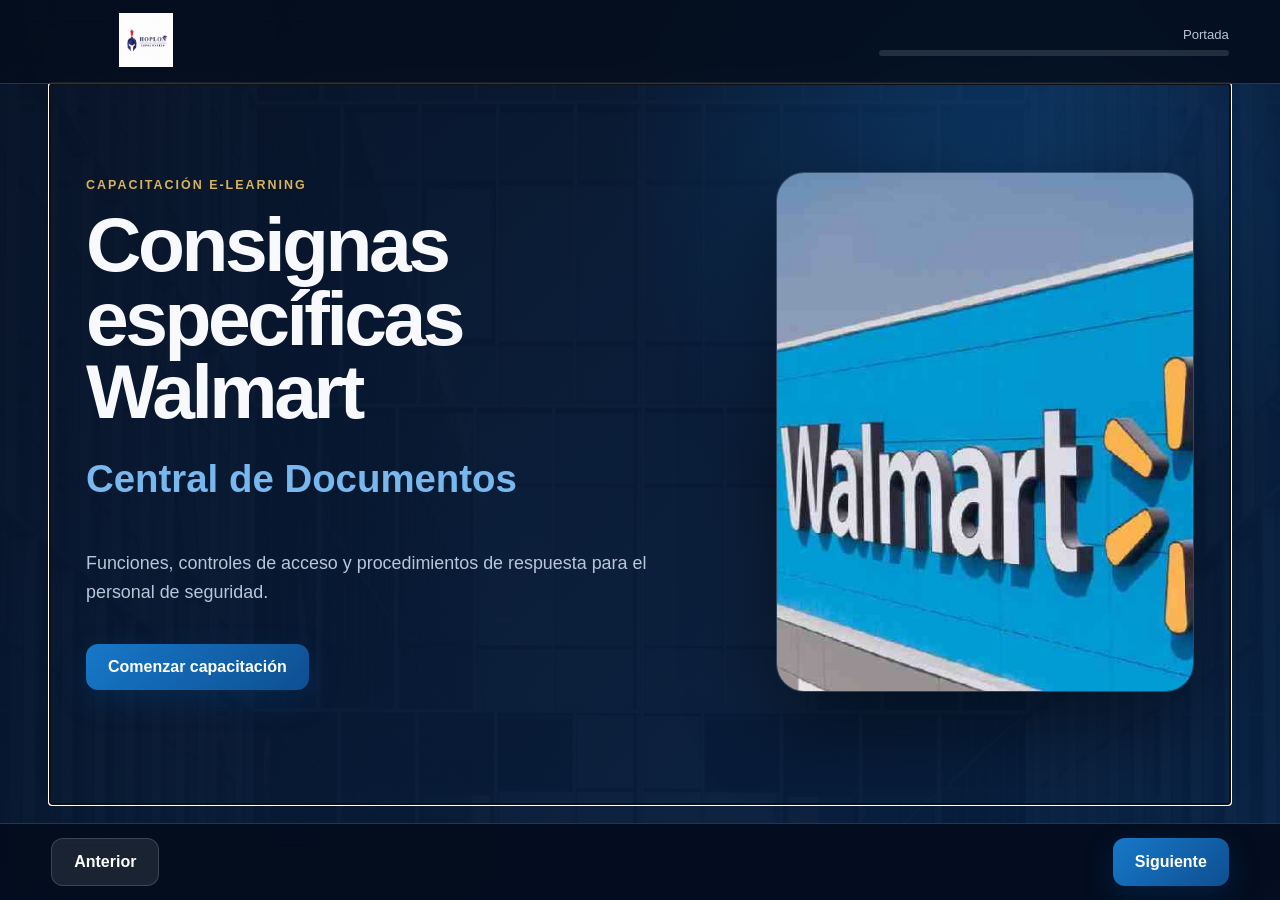
<file: capacitacion-normal/walmart-central-documentos/index.html>
<!doctype html>
<html lang="es">
<head>
  <meta charset="utf-8">
  <meta name="viewport" content="width=device-width, initial-scale=1, viewport-fit=cover">
  <meta name="theme-color" content="#071226">
  <title>Consignas Walmart Central de Documentos</title>
  <link rel="stylesheet" href="styles.css">
</head>
<body>
  <div class="background" aria-hidden="true"></div>
  <header class="topbar">
    <a class="brand" href="#portada" aria-label="Volver a la portada">
      <img src="assets/hoplon-capacitacion.png" alt="Hoplon Capacitación">
    </a>
    <div class="course-status">
      <span id="pageLabel">Portada</span>
      <div class="progress" aria-label="Avance del curso"><span id="progressBar"></span></div>
    </div>
  </header>

  <main id="course" tabindex="-1">
    <section class="screen cover active" data-screen="portada">
      <div class="cover-copy">
        <p class="eyebrow">Capacitación e-learning</p>
        <h1>Consignas específicas Walmart</h1>
        <p class="site-name">Central de Documentos</p>
        <p class="intro">Funciones, controles de acceso y procedimientos de respuesta para el personal de seguridad.</p>
        <button class="primary" data-next>Comenzar capacitación</button>
      </div>
      <img class="cover-photo" src="assets/walmart.jpg" alt="Instalaciones Walmart">
    </section>

    <section class="screen" data-screen="contenido">
      <p class="eyebrow">Contenido</p>
      <h2>Temas del curso</h2>
      <ol class="topic-list">
        <li>Responsabilidades del guardia</li><li>Operación en acceso principal</li>
        <li>Caseta 1: monitoreo y accesos</li><li>Proveedores y trabajos en sitio</li>
        <li>Site, CCO y planta de emergencia</li><li>Matriz de escalamiento 24 horas</li>
        <li>Códigos de emergencia y CAE</li><li>Cronología operativa y nocturna</li>
        <li>Caseta 2: acceso Alce Blanco</li><li>Políticas y normas operativas</li>
      </ol>
    </section>

    <section class="screen lesson" data-screen="responsabilidades">
      <p class="eyebrow">01</p><h2>Responsabilidades del guardia</h2>
      <div class="two-columns">
        <article><h3>Presentación y relevo</h3><ul><li>Llegar 10 minutos antes con uniforme limpio y completo.</li><li>Registrar la operación en la bitácora física y en el grupo oficial de mensajería.</li><li>Realizar la revisión corporal y de pertenencias al personal saliente frente a CCTV.</li><li>Entregar y recibir formalmente las novedades y los equipos resguardados.</li></ul></article>
        <article><h3>Conducta y confidencialidad</h3><ul><li>Mantener un trato cortés y profesional conforme al Código de Ética.</li><li>No consumir alcohol ni tabaco dentro de las instalaciones.</li><li>Proteger la información de la empresa y los datos personales.</li><li>Reportar anomalías mediante la Política de Puertas Abiertas.</li></ul></article>
      </div>
    </section>

    <section class="screen lesson" data-screen="acceso-principal">
      <p class="eyebrow">02</p><h2>Operación en acceso principal</h2>
      <div class="three-columns">
        <article><h3>Identificación</h3><p>Verificar que cada asociado porte su gafete visible al pecho. El gafete es personal y no permite el ingreso de terceros.</p></article>
        <article><h3>Aduana y vales</h3><p>Cotejar las órdenes de salida de emisores en el área de vales. Contar bolsas y cajas. No permitir su retiro sin la firma del personal autorizado.</p></article>
        <article><h3>Restricciones</h3><p>Impedir el acceso de armas, objetos punzocortantes y personas bajo el influjo de sustancias. No recibir paquetería ni mensajería.</p></article>
      </div>
    </section>

    <section class="screen lesson" data-screen="caseta-1">
      <p class="eyebrow">03</p><h2>Caseta 1: monitoreo y accesos</h2>
      <div class="two-columns">
        <article><h3>Monitoreo y puerta principal</h3><ul><li>Monitorear continuamente los accesos y las áreas de oficinas mediante CCTV.</li><li>Mantener cerrada la puerta principal.</li><li>No abandonar el puesto sin aviso y relevo.</li><li>Registrar de inmediato las novedades y los rondines.</li></ul></article>
        <article><h3>Gafetes provisionales</h3><ul><li>Entregar el gafete provisional con chip únicamente contra INE o licencia vigente.</li><li>No aceptar pasaporte como identificación en garantía.</li><li>Canalizar a Recursos Humanos a quien presente fallas en la lectura de su gafete.</li></ul></article>
      </div>
    </section>

    <section class="screen lesson" data-screen="proveedores">
      <p class="eyebrow">04</p><h2>Proveedores y trabajos en sitio</h2>
      <div class="table-wrap"><table><thead><tr><th>Ingreso</th><th>Requisitos</th><th>Procedimiento del guardia</th></tr></thead><tbody>
        <tr><td>Visitantes y proveedores</td><td>Correo previo, identificación oficial vigente y acompañamiento del anfitrión.</td><td>Registrar, entregar gafete y pedir que espere en el lobby.</td></tr>
        <tr><td>Mantenimiento</td><td>Correo programado a Facilities y canalización con mantenimiento.</td><td>Validar el correo. Sin notificación previa, denegar el acceso.</td></tr>
        <tr><td>Trabajos peligrosos</td><td>IMSS vigente, DC-3 y permiso de trabajo peligroso firmado.</td><td>Verificar firmas y registrar herramientas para cotejarlas a la salida.</td></tr>
      </tbody></table></div>
    </section>

    <section class="screen lesson" data-screen="site-c.cco">
      <p class="eyebrow">05</p><h2>Site, CCO y planta de emergencia</h2>
      <div class="three-columns">
        <article><h3>Centro de cómputo</h3><p>El ingreso sólo puede autorizarlo Pedro Luna, Conservación o Erik Mendoza. Registrar diariamente temperatura y humedad.</p></article>
        <article><h3>Soporte CCO</h3><p>El CCO atiende 24/7/365 incidentes del aire de precisión, CCTV, control de acceso e incendios. Reportar anomalías sin demora.</p></article>
        <article><h3>Planta de emergencia</h3><p>Debe operar en menos de 30 segundos después de un corte de luz. Notificar fallas a Carlos Yllescas. El guardia no debe manipular el equipo.</p></article>
      </div>
    </section>

    <section class="screen lesson" data-screen="escalamiento">
      <p class="eyebrow">06</p><h2>Matriz de escalamiento 24 horas</h2>
      <div class="table-wrap"><table><thead><tr><th>Nivel</th><th>Responsable</th><th>Contacto</th><th>Acción</th></tr></thead><tbody>
        <tr><td>1</td><td>María Luisa Sánchez</td><td>56 6151 9547</td><td>Llamada inmediata</td></tr>
        <tr><td>2</td><td>Erik Mendoza</td><td>55 4377 4656</td><td>Saltar de nivel si no responde</td></tr>
        <tr><td>3</td><td>Centro de Monitoreo</td><td>55 6868 4399<br>55 87 79 61<br>55 2629 6000 ext. 11061 y 11423</td><td>Escalamiento operativo</td></tr>
        <tr><td>Inhábiles</td><td>Asociados y mantenimiento</td><td>Correo de autorización</td><td>Registro obligatorio en carpeta</td></tr>
      </tbody></table></div>
    </section>

    <section class="screen lesson emergency" data-screen="emergencias">
      <div class="visual-copy"><div><p class="eyebrow">07</p><h2>Códigos de emergencia y CAE</h2><ul><li>Notificar de inmediato al CAE cualquier fuego, explosión, robo, amenaza, sismo o intrusión.</li><li>Usar los códigos correctos para coordinarse con el CAE y los servicios externos.</li><li>Controlar rigurosamente los accesos cuando llegue Cruz Roja, Bomberos o Policía.</li><li>Después del evento, elaborar el reporte circunstanciado con datos de las autoridades y daños.</li></ul></div><img src="assets/cae.png" alt="Personal de seguridad en coordinación con el CAE"></div>
    </section>

    <section class="screen lesson" data-screen="cronologia">
      <p class="eyebrow">08</p><h2>Cronología operativa y nocturna</h2>
      <div class="timeline"><article><time>12:00 a 15:00</time><p>Comidas escalonadas con cobertura mutua entre Caseta 1 y Caseta 2.</p></article><article><time>18:00</time><p>Cierre de cortina de Calle Cuauhtémoc y registro fotográfico de manómetros, hidrantes y aire del Site.</p></article><article><time>Noche</time><p>Monitoreo de mensajería por CCTV y ronda física para verificar puertas antes del alarmado.</p></article><article><time>Alarmado</time><p>Domingo a jueves: 23:00 a 02:00. Viernes, sábado y domingo: 22:00 a 06:00. Abrir sólo por emergencia justificada al CAE.</p></article></div>
    </section>

    <section class="screen lesson" data-screen="caseta-2">
      <p class="eyebrow">09</p><h2>Caseta 2: acceso Alce Blanco</h2>
      <div class="two-columns">
        <article><h3>Control vehicular</h3><ul><li>Permitir sólo unidades de mensajería rotuladas y transporte de equipo en desuso.</li><li>Horario: 06:00 a 06:20. Salidas después de las 19:00 o durante lluvias.</li><li>Dar paso a una unidad a la vez cuando el portón esté totalmente abierto.</li><li>Remitir peatones al acceso de Calle 9.</li></ul></article>
        <article><h3>Revisión e inspección</h3><ul><li>Inspeccionar bolsas, mochilas y bultos. En asociados, aplicar revisión aleatoria.</li><li>Revisar bolsas de residuos cuando limpieza acuda al cuarto de basura.</li><li>Verificar el gafete visible al pecho.</li><li>Registrar a quienes laboren en horarios o días inhábiles.</li></ul></article>
      </div>
    </section>

    <section class="screen lesson" data-screen="politicas">
      <p class="eyebrow">10</p><h2>Políticas y normas operativas</h2>
      <div class="policy-grid"><article><h3>Espacio libre de humo</h3><p>Está prohibido fumar en las oficinas. Utilizar únicamente las áreas exteriores permitidas.</p></article><article><h3>Artículos olvidados</h3><p>Revisar el artículo frente a la persona y CCTV, registrarlo y solicitar firma al entregarlo.</p></article><article><h3>Cierre de turno</h3><p>Ordenar los gafetes por número, archivar bitácoras por fecha y conservar las casetas limpias.</p></article><article><h3>Apoyo mutuo</h3><p>Cubrir a los compañeros durante pausas operativas sin interrumpir la vigilancia.</p></article></div>
    </section>

    <section class="screen quiz" data-screen="evaluacion">
      <p class="eyebrow">Evaluación final</p><h2>Comprueba lo aprendido</h2>
      <p class="quiz-intro">Contesta los 10 reactivos. Necesitas al menos 80 puntos para aprobar.</p>
      <form id="quizForm"></form>
      <button class="primary" id="gradeButton" type="button">Calificar evaluación</button>
      <p id="quizMessage" class="form-message" role="alert"></p>
    </section>

    <section class="screen result" data-screen="resultado">
      <div class="result-box"><img src="assets/casco-hoplon.png" alt="Casco Hoplon"><p class="eyebrow">Resultado</p><h2 id="resultTitle">Evaluación finalizada</h2><p class="score"><span id="scoreValue">0</span><small>/100</small></p><p id="resultMessage"></p><button id="retryButton" class="secondary" type="button">Volver a intentarlo</button><a class="primary link-button" id="exitButton" href="https://capacitacion-production-3120.up.railway.app/portal">Volver al portal</a></div>
    </section>
  </main>

  <nav class="course-nav" aria-label="Navegación del curso">
    <button class="secondary" id="prevButton" type="button">Anterior</button>
    <button class="primary" id="nextButton" type="button">Siguiente</button>
  </nav>
  <script src="app.js"></script>
</body>
</html>
</file>
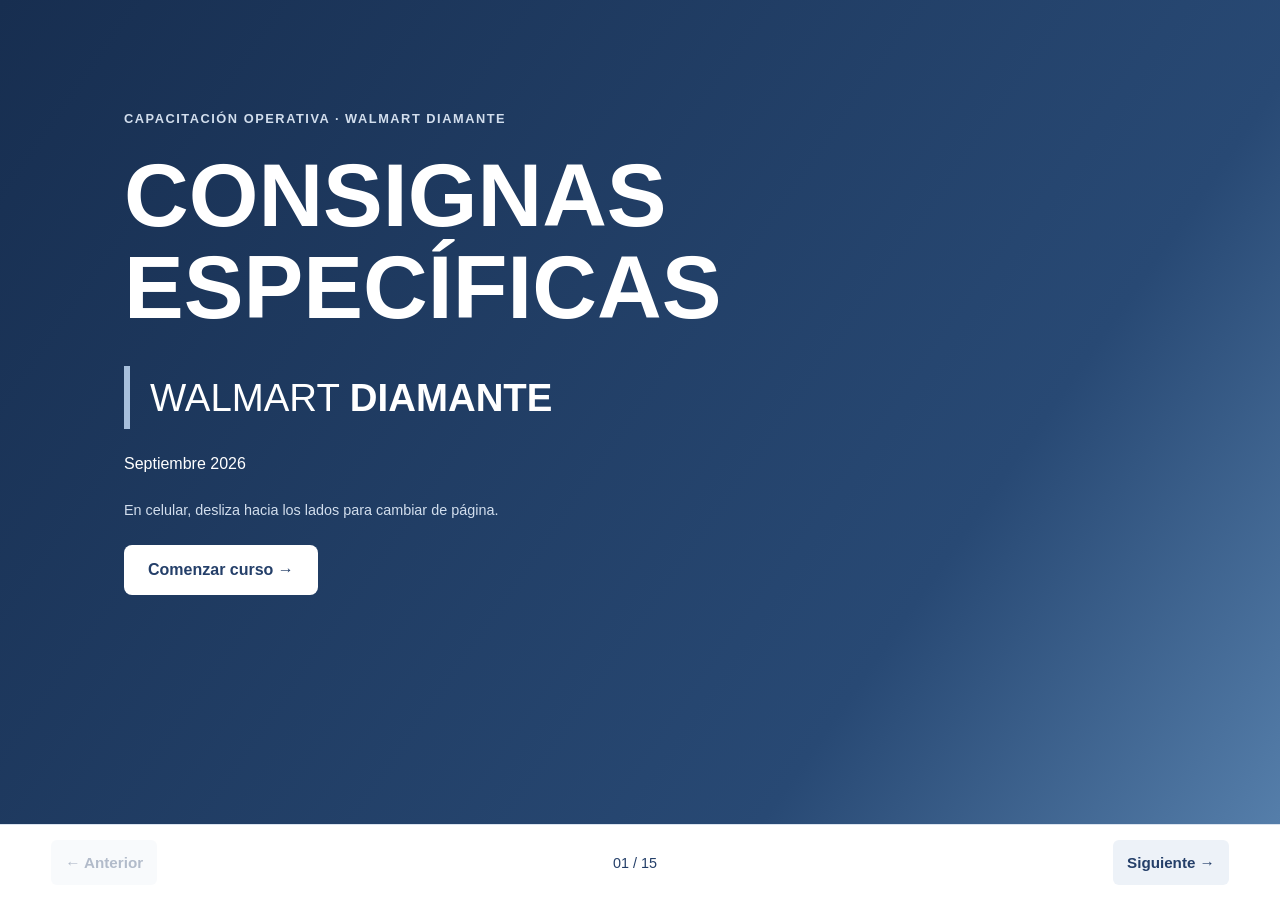
<file: capacitacion-normal/walmart-diamante/index.html>
<!doctype html>
<html lang="es">
<head>
<meta charset="utf-8">
<meta name="viewport" content="width=device-width,initial-scale=1">
<meta name="theme-color" content="#243f69">
<title>Consignas específicas | Walmart Diamante</title>
<link rel="stylesheet" href="assets/curso.css">
<link rel="stylesheet" href="assets/examen.css">
<style>
.cards{display:grid;grid-template-columns:repeat(2,minmax(0,1fr));gap:18px;max-width:980px}.card{padding:22px;background:#fff;border:1px solid #d7e0eb;border-top:3px solid #527ba8;border-radius:8px}.card h3{margin-top:0}.timeline{display:grid;grid-template-columns:repeat(2,minmax(0,1fr));gap:16px;max-width:980px}.timebox{padding:20px;background:#edf2f8;border-left:4px solid #527ba8}.timebox strong{display:block;font-size:1.35rem;margin-bottom:6px}.alert{max-width:920px;padding:20px 22px;background:#fff8e8;border-left:5px solid #d2aa4e}.finish{background:linear-gradient(125deg,#172e50,#284974);color:white}.finish .page-inner{text-align:center;padding-top:clamp(60px,15vh,160px)}.finish .eyebrow{color:#d2deed}@media(max-width:650px){.cards,.timeline{grid-template-columns:1fr}}
</style>
</head>
<body>
<main id="course">
<section class="page cover" id="portada">
<div class="page-inner">
<p class="eyebrow">Capacitación operativa · Walmart Diamante</p>
<h1 tabindex="-1">CONSIGNAS ESPECÍFICAS</h1>
<p class="service">WALMART <strong>DIAMANTE</strong></p>
<p class="date">Septiembre 2026</p>
<p class="hint">En celular, desliza hacia los lados para cambiar de página.</p>
<button class="start" data-page="1">Comenzar curso →</button>
</div>
</section>

<section class="page" id="contenido" hidden><div class="page-inner">
<p class="eyebrow">Walmart Diamante</p><h1 tabindex="-1">Contenido</h1>
<ol class="toc">
<li><button data-page="2">Responsabilidades del Guardia</button></li>
<li><button data-page="3">Normas de Conducta y Control</button></li>
<li><button data-page="4">Identificación de Personal</button></li>
<li><button data-page="5">Control de Visitas y Proveedores</button></li>
<li><button data-page="6">Acceso de Menores al Edificio</button></li>
<li><button data-page="7">Trabajos de Riesgo y Valores</button></li>
<li><button data-page="8">Rondines y Ciclo de Alarmado</button></li>
<li><button data-page="9">Directorio Rápido y Emergencias</button></li>
<li><button data-page="10">Escalamiento e Infraestructura</button></li>
<li><button data-page="11">Códigos de Emergencia</button></li>
<li><button data-page="12">Actividad práctica</button></li>
<li><button data-page="13">Evaluación</button></li>
</ol></div></section>

<section class="page" id="responsabilidades" hidden><div class="page-inner">
<p class="eyebrow">01 · Operación</p><h1 tabindex="-1">Responsabilidades del Guardia</h1>
<div class="cards">
<article class="card"><h3>Puntualidad y Equipo</h3><p>Presentarse 10 minutos antes con uniforme limpio y completo. Recibir novedades del turno saliente, verificar radios y resguardar gafetes con chip para piso 12.</p></article>
<article class="card"><h3>Vigilancia Continua</h3><p>Permanecer alerta en el puesto sin abandonarlo sin relevo previo. Reportar cualquier anomalía o conducta irregular de inmediato a Seguridad Corporativa.</p></article>
<article class="card"><h3>Ética y Discreción</h3><p>Trato cordial y profesional con asociados y proveedores, apego al Código de Ética y absoluta confidencialidad sobre la información de la empresa.</p></article>
<article class="card"><h3>Relevo y control</h3><p>Documentar novedades y mantener los controles del servicio durante todo el turno.</p></article>
</div></div></section>

<section class="page" id="conducta" hidden><div class="page-inner">
<p class="eyebrow">02 · Control</p><h1 tabindex="-1">Normas de Conducta y Control</h1>
<div class="text-content">
<p><strong>Acceso restringido:</strong> queda prohibido el acceso a vendedores ambulantes, promotores y personas ajenas a la compañía.</p>
<p><strong>Cero armas y sustancias:</strong> impedir el ingreso de armas de fuego, punzocortantes o personas en estado inconveniente o bajo influjo de sustancias.</p>
<p><strong>Uso responsable de medios:</strong> prohibido fumar, escuchar música o distraerse con el celular. Las llamadas personales deben ser breves y sin altavoz.</p>
<p><strong>Revisión corporal en CCTV:</strong> la revisión e inspección de pertenencias al personal saliente se realiza frente a la cámara correspondiente.</p>
<p><strong>Artículos olvidados:</strong> revisar y registrar formalmente la entrega de mochilas, carteras u otros objetos conforme al procedimiento.</p>
</div></div></section>

<section class="page" id="identificacion" hidden><div class="page-inner">
<p class="eyebrow">03 · Accesos</p><h1 tabindex="-1">Identificación de Personal</h1>
<div class="cards">
<article class="card"><h3>Portación obligatoria</h3><p>Todo asociado debe portar su gafete visible a la altura del pecho.</p></article>
<article class="card"><h3>Sin gafete</h3><p>Se presta gafete provisional con chip contra identificación oficial vigente: INE o licencia de conducir.</p></article>
<article class="card"><h3>No aceptado</h3><p>No se acepta pasaporte para proporcionar el gafete provisional.</p></article>
<article class="card"><h3>Sin identificación / falla lectora</h3><p>Validar número de asociado y determinante con Credencialización (Ext. 11764). En caso de falla de lectora, solicitar apoyo de recepción y Credencialización.</p></article>
</div></div></section>

<section class="page" id="visitas" hidden><div class="page-inner">
<p class="eyebrow">04 · Visitantes</p><h1 tabindex="-1">Control de Visitas y Proveedores</h1>
<div class="text-content">
<p><strong>Recepción y espera:</strong> los visitantes deben anunciarse en recepción y esperar al asociado que visitan.</p>
<p><strong>Acompañamiento permanente:</strong> el asociado que recibe al visitante es responsable de acompañarlo durante toda su estancia y hasta la salida.</p>
<p><strong>Visitante sin acompañante:</strong> debe abordarse y conducirse de inmediato a recepción.</p>
<p><strong>Proveedores:</strong> registrar accesos, jornada y equipos o herramientas conforme al procedimiento del servicio.</p>
</div>
<div class="alert"><strong>Visitas de autoridad:</strong> mantener actitud amable y de cooperación e informar inmediatamente al líder de Seguridad Corporativa. Si no hay responsable disponible, comunicarse al CAE Legal.</div>
</div></section>

<section class="page" id="menores" hidden><div class="page-inner">
<p class="eyebrow">05 · Prevención</p><h1 tabindex="-1">Acceso de Menores al Edificio</h1>
<div class="cards">
<article class="card"><h3>Autorización</h3><p>El asociado debe solicitar aprobación a su Director o Subdirector y remitirla a Seguridad Oficinas con anticipación.</p></article>
<article class="card"><h3>Supervisión continua</h3><p>El asociado es responsable de la integridad del menor y no debe perderlo de vista.</p></article>
<article class="card"><h3>Convivencia</h3><p>Prohibido ingresar con juguetes ruidosos o correr en pasillos y comedor.</p></article>
<article class="card"><h3>Emergencias</h3><p>En contingencia, el asociado debe atender indicaciones del brigadista responsabilizándose del menor.</p></article>
</div></div></section>

<section class="page" id="riesgo" hidden><div class="page-inner">
<p class="eyebrow">06 · Contratistas y valores</p><h1 tabindex="-1">Trabajos de Riesgo y Valores</h1>
<div class="cards">
<article class="card"><h3>EPP Completo</h3><p>Equipo de protección personal acorde con la actividad técnica a realizar.</p></article>
<article class="card"><h3>Seguridad Social</h3><p>Contar con la documentación de seguridad social vigente requerida para el personal.</p></article>
<article class="card"><h3>Permisos Especiales</h3><p>Aplican para trabajos en alturas, eléctricos, químicos o confinados.</p></article>
<article class="card"><h3>Trabajos en Caliente</h3><p>Soldadura con las medidas especiales establecidas y extintor de CO₂ en el sitio.</p></article>
</div>
<div class="text-content" style="margin-top:28px"><p><strong>Valores y cajeros:</strong> validar horario autorizado, cotejar documentación y registrar nombre, firma, número económico, placas y hora de estancia.</p></div>
</div></section>

<section class="page" id="rondines" hidden><div class="page-inner">
<p class="eyebrow">07 · Seguridad nocturna</p><h1 tabindex="-1">Rondines y Ciclo de Alarmado</h1>
<div class="timeline">
<div class="timebox"><strong>21:00–05:45</strong>Rondines nocturnos continuos por todo el corporativo.</div>
<div class="timebox"><strong>23:00</strong>Alarmado de la oficina y comprobación de que no existan zonas en bypass.</div>
<div class="timebox"><strong>05:00</strong>Desalarmado general de lunes a viernes; fines de semana a las 07:00. Reportar apertura a CMNET y CAE.</div>
<div class="timebox"><strong>Cierre perimetral</strong>Aseguramiento de salidas de emergencia, terraza y candados de seguridad en laptops.</div>
</div></div></section>

<section class="page" id="emergencias" hidden><div class="page-inner">
<p class="eyebrow">08 · Escalamiento</p><h1 tabindex="-1">Directorio Rápido y Emergencias</h1>
<div class="alert"><strong>Regla principal:</strong> una vez detectada una emergencia, informar de manera inmediata al Centro de Monitoreo del edificio Toreo NET (CMNET) y al Centro de Atención de Emergencias (CAE).</div>
<div class="cards" style="margin-top:26px">
<article class="card"><h3>CAE Emergencias</h3><p>800 627 7375<br>(55) 5134 0055<br>Marcación rápida #604<br>Conmutador Toreo Ext. 66055</p></article>
<article class="card"><h3>CAE Legal / CCL</h3><p>Visitas de autoridades y requerimientos legales: (55) 5134 0062 / opción 5.</p></article>
</div>
<div class="text-content" style="margin-top:25px"><p>Las emergencias incluyen fuego o conato, amenazas, sustracción de propiedad, explosión, sabotaje, presencia de extraños, robos, disturbios, sismo y accidentes laborales.</p></div>
</div></section>

<section class="page" id="infraestructura" hidden><div class="page-inner">
<p class="eyebrow">09 · Soporte crítico</p><h1 tabindex="-1">Escalamiento e Infraestructura</h1>
<div class="text-content">
<p><strong>Soporte 24/7/365:</strong> Centro de Cómputo Operaciones (CCO) y Guardia Data Center Toreo NET.</p>
<p><strong>Sistemas críticos:</strong> aire de precisión, CCTV, control de accesos e incendio.</p>
<p><strong>Planta de emergencia:</strong> ante corte de energía debe encender en menos de 30 segundos. Si falla, reportar de inmediato sin manipular el equipo.</p>
<p><strong>Monitoreo Toreo NET:</strong> (55) 5387 7961 / 2629 6000 Ext. 11061 / Cel. 55 4377 4656.</p>
</div></div></section>

<section class="page" id="codigos" hidden><div class="page-inner">
<p class="eyebrow">10 · Respuesta</p><h1 tabindex="-1">Códigos de Emergencia</h1>
<div class="cards">
<article class="card"><h3>Código Blanco</h3><p>Indica que hay un asociado o cliente lesionado o que existe una emergencia médica.</p></article>
<article class="card"><h3>Escalamiento</h3><p>Ante una emergencia, mantener la calma y activar inmediatamente los canales autorizados del servicio.</p></article>
</div></div></section>

<section class="page" id="actividad" hidden><div class="page-inner">
<p class="eyebrow">11 · Repaso</p><h1 tabindex="-1">Actividad práctica</h1>
<div class="cards">
<article class="card"><h3>Anomalía</h3><p>Reportarla de inmediato a Seguridad Corporativa.</p></article>
<article class="card"><h3>Visitante solo</h3><p>Abordarlo y conducirlo de inmediato a recepción.</p></article>
<article class="card"><h3>Asociado sin gafete</h3><p>Aplicar el procedimiento de gafete provisional con identificación oficial vigente.</p></article>
<article class="card"><h3>Emergencia</h3><p>Informar inmediatamente a CMNET y CAE.</p></article>
</div></div></section>

<section class="page" id="evaluacion" hidden><div class="page-inner">
<p class="eyebrow">12 · Evaluación</p><h1 tabindex="-1">Evaluación · Consignas Walmart Diamante</h1>
<div id="diamante-exam">
<p>10 preguntas · 15 minutos · calificación aprobatoria: <strong>80%</strong>.</p>
<button id="begin-exam" type="button">Iniciar evaluación</button>
<p id="exam-message" aria-live="polite"></p>
<div id="exam-clock" hidden>15:00</div>
<form id="diamante-exam-form" hidden></form>
<section id="exam-result" tabindex="-1" hidden><h2>Resultado</h2><p id="exam-score"></p><button id="retry-save" type="button" hidden>Reintentar guardado</button></section>
</div>
</div></section>

<section class="page finish" id="gracias" hidden><div class="page-inner">
<p class="eyebrow">Capacitación completada</p><h1 tabindex="-1">GRACIAS</h1>
<p>“El éxito es la suma de pequeños esfuerzos, repetidos día tras día.” — Robert Collier</p>
<button class="start" data-page="0">Volver al inicio</button>
</div></section>
</main>
<nav class="navigation" aria-label="Navegación del curso"><button id="previous" type="button">← Anterior</button><span id="counter">01 / 15</span><button id="next" type="button">Siguiente →</button></nav>
<script src="assets/examen.js"></script>
<script src="assets/curso.js"></script>
</body>
</html>
</file>
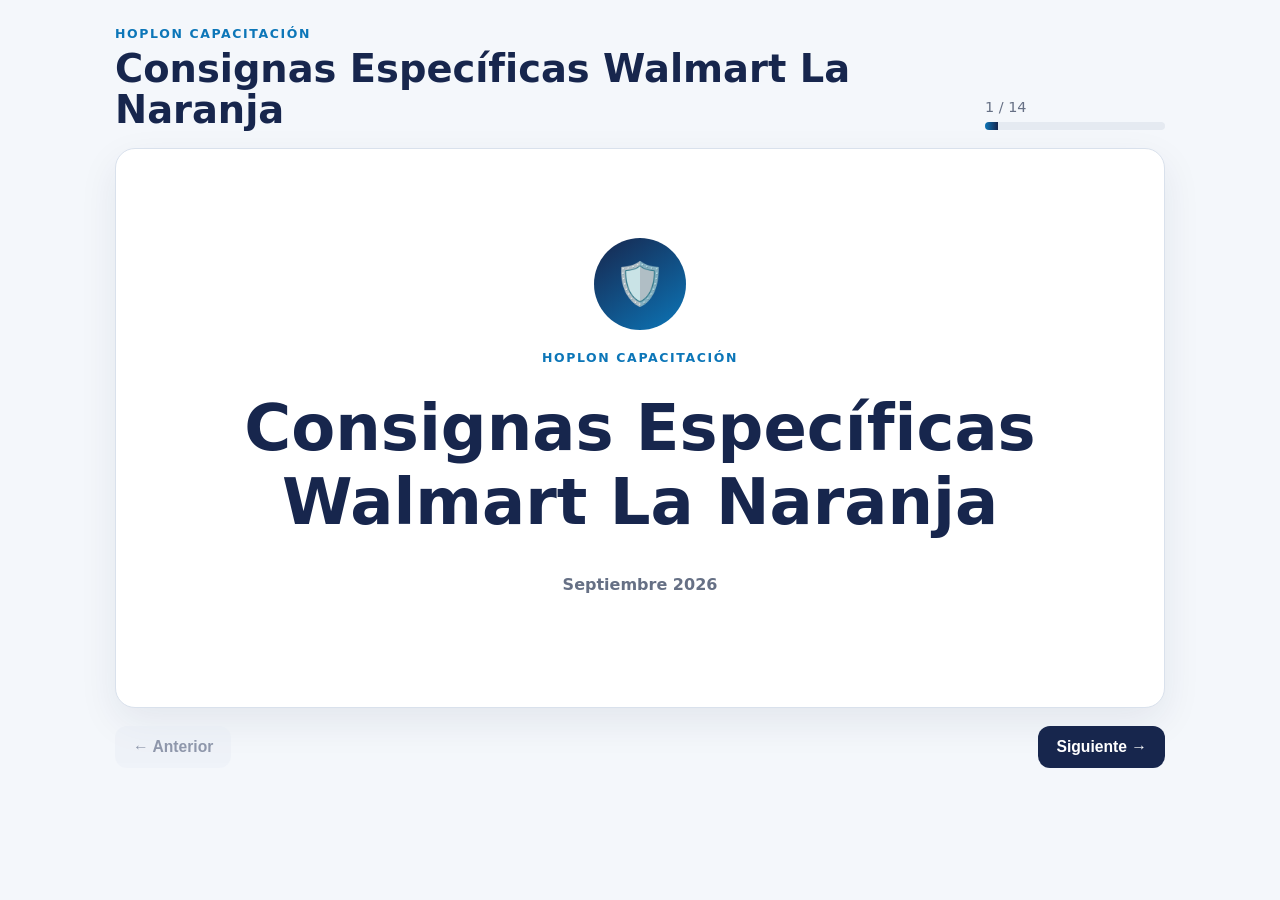
<file: capacitacion-normal/walmart-la-naranja/index.html>
<!doctype html>
<html lang="es">
<head>
  <meta charset="utf-8" />
  <meta name="viewport" content="width=device-width, initial-scale=1" />
  <title>Consignas Específicas Walmart La Naranja</title>
  <link rel="stylesheet" href="styles.css" />
</head>
<body>
  <main id="portada" class="course-shell">
    <header class="topbar">
      <div>
        <p class="eyebrow">HOPLON CAPACITACIÓN</p>
        <h1>Consignas Específicas Walmart La Naranja</h1>
      </div>
      <div class="progress-wrap" aria-label="Progreso del curso">
        <span id="progressText">1 / 14</span>
        <div class="progress"><div id="progressBar"></div></div>
      </div>
    </header>

    <section id="courseCard" class="course-card" aria-live="polite"></section>

    <nav class="nav-row">
      <button id="prevBtn" class="btn secondary" type="button">← Anterior</button>
      <button id="nextBtn" class="btn primary" type="button">Siguiente →</button>
    </nav>
  </main>

  <template id="quizTemplate">
    <div class="quiz">
      <p class="eyebrow">EVALUACIÓN FINAL</p>
      <h2>Consignas Walmart La Naranja</h2>
      <p>Responde las 10 preguntas. Calificación mínima aprobatoria: <strong>80%</strong>.</p>
      <form id="quizForm"></form>
      <div id="quizResult" class="result hidden"></div>
      <button id="gradeBtn" class="btn primary" type="button">Calificar evaluación</button>
    </div>
  </template>

  <script src="script.js"></script>
</body>
</html>
</file>
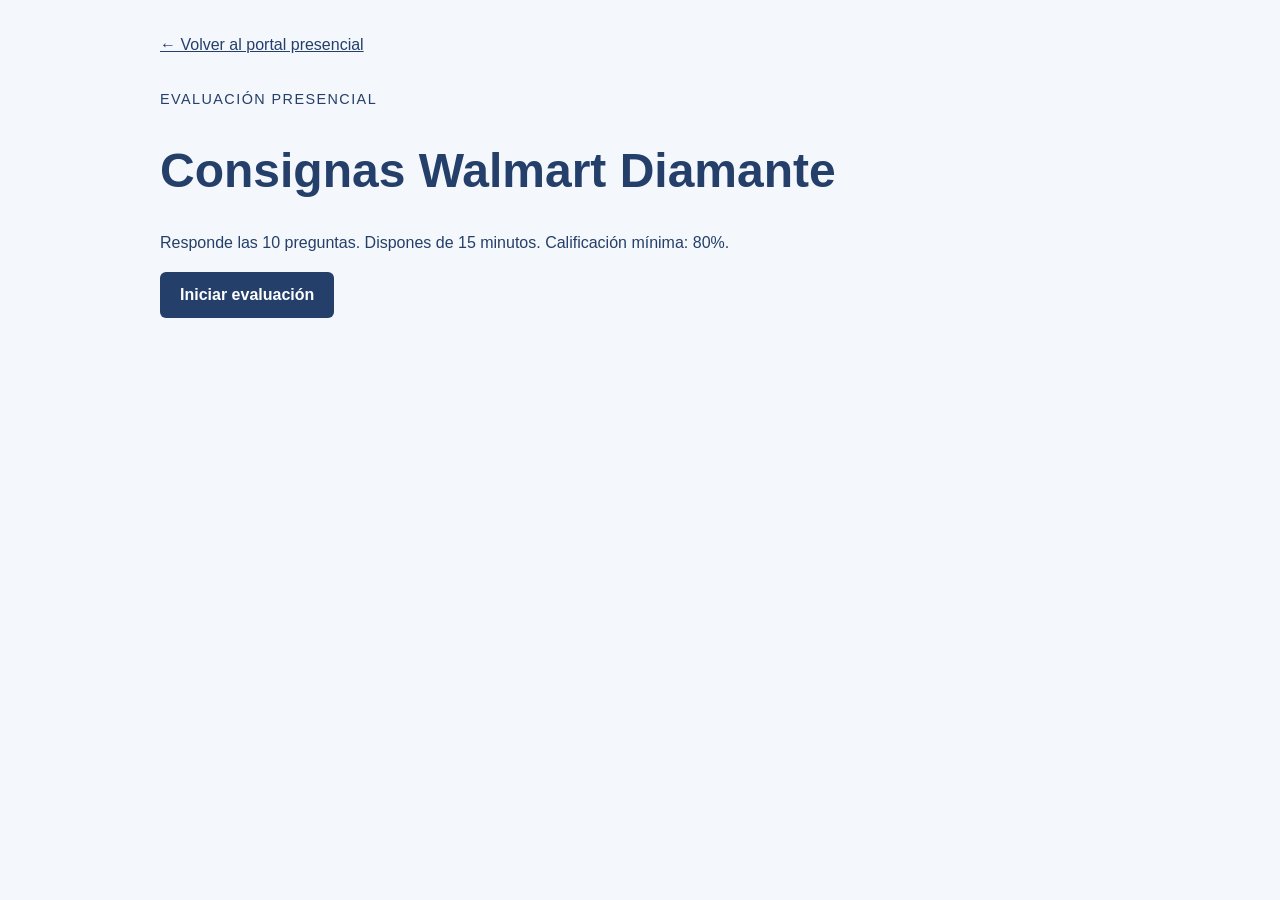
<file: evaluaciones/walmart-diamante/index.html>
<!doctype html><html lang="es"><head><meta charset="utf-8"><meta name="viewport" content="width=device-width,initial-scale=1"><title>Evaluación presencial | Walmart Diamante</title><link rel="stylesheet" href="examen.css"></head><body class="exam-only"><main><a href="../../index.html">← Volver al portal presencial</a><p class="eyebrow">Evaluación presencial</p><h1>Consignas Walmart Diamante</h1><section id="net-exam"><p>Responde las 10 preguntas. Dispones de 15 minutos. Calificación mínima: 80%.</p><button type="button" id="begin-exam">Iniciar evaluación</button><p id="exam-clock" role="timer" hidden>15:00</p><form id="net-exam-form" hidden></form><p id="exam-message" role="status" aria-live="polite"></p><section id="exam-result" tabindex="-1" hidden><h2>Resultado de la evaluación</h2><p id="exam-score"></p></section></section></main><script src="examen.js"></script></body></html>
</file>
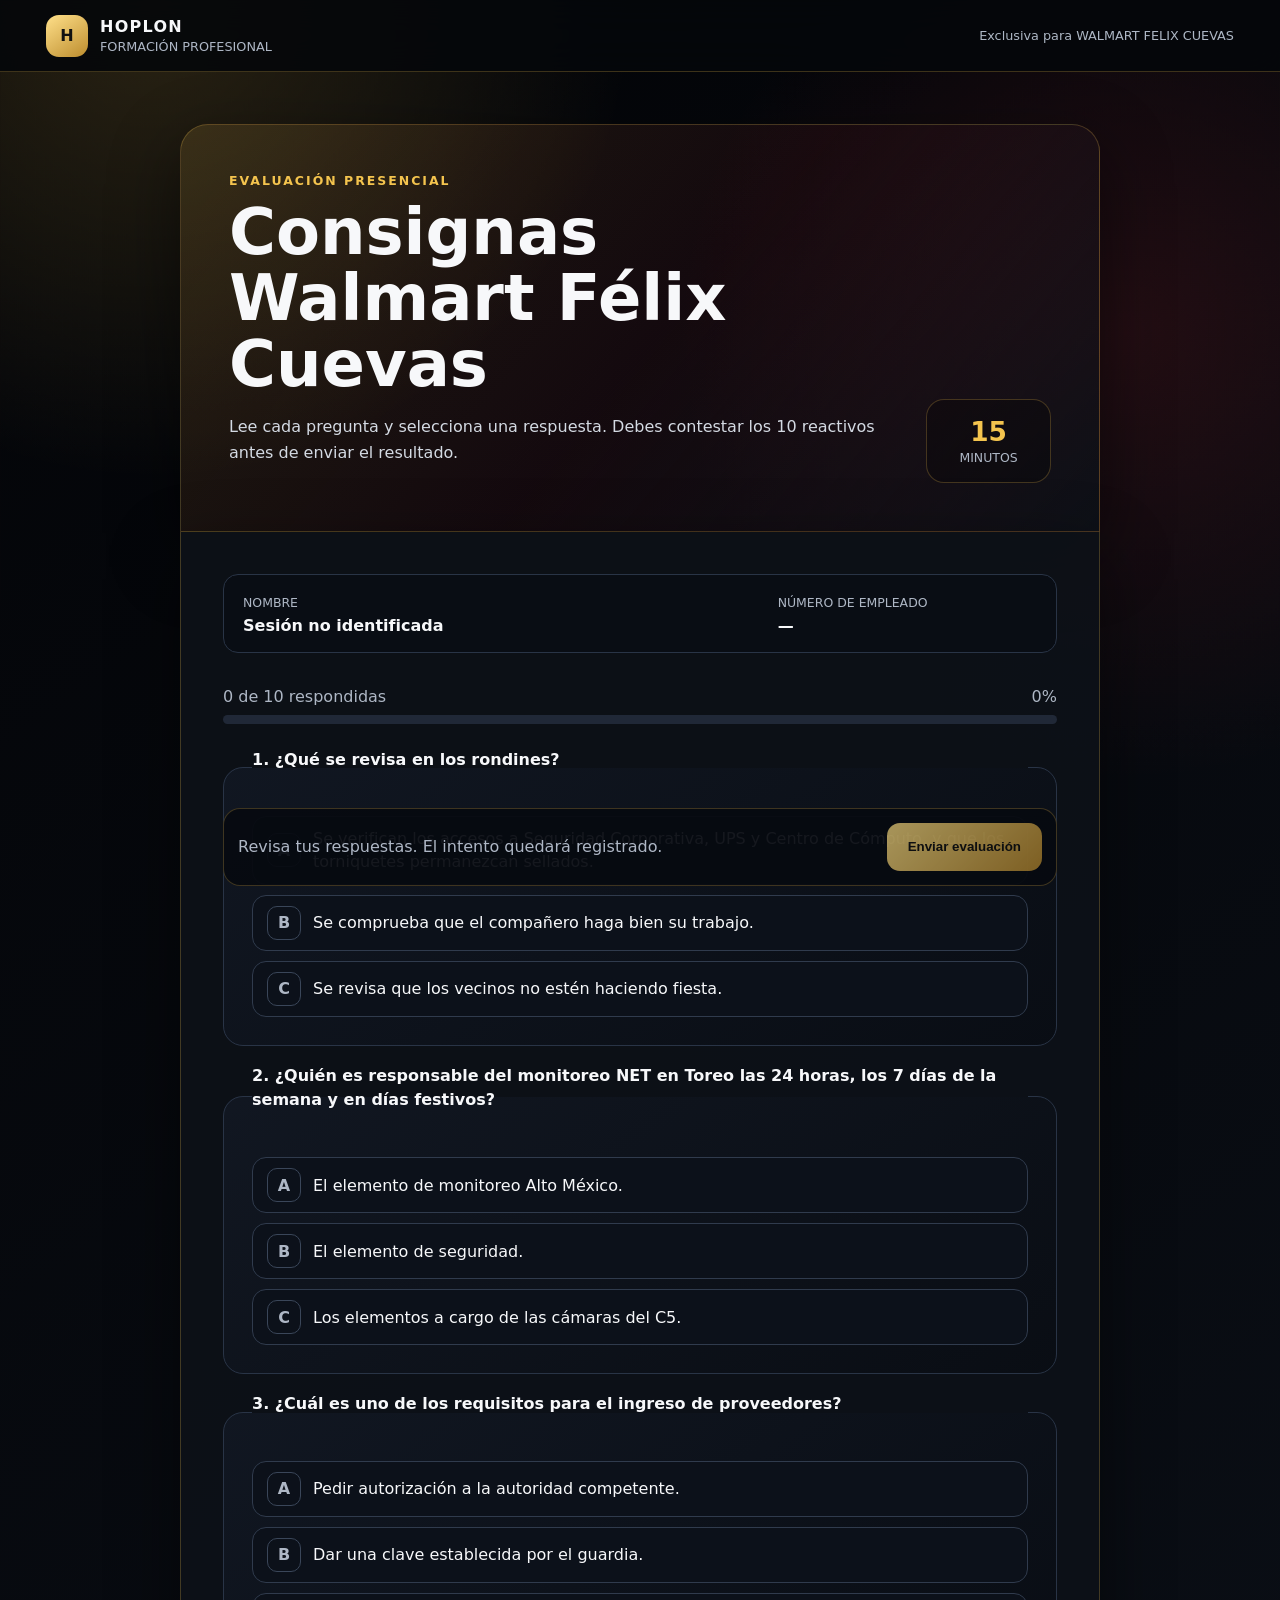
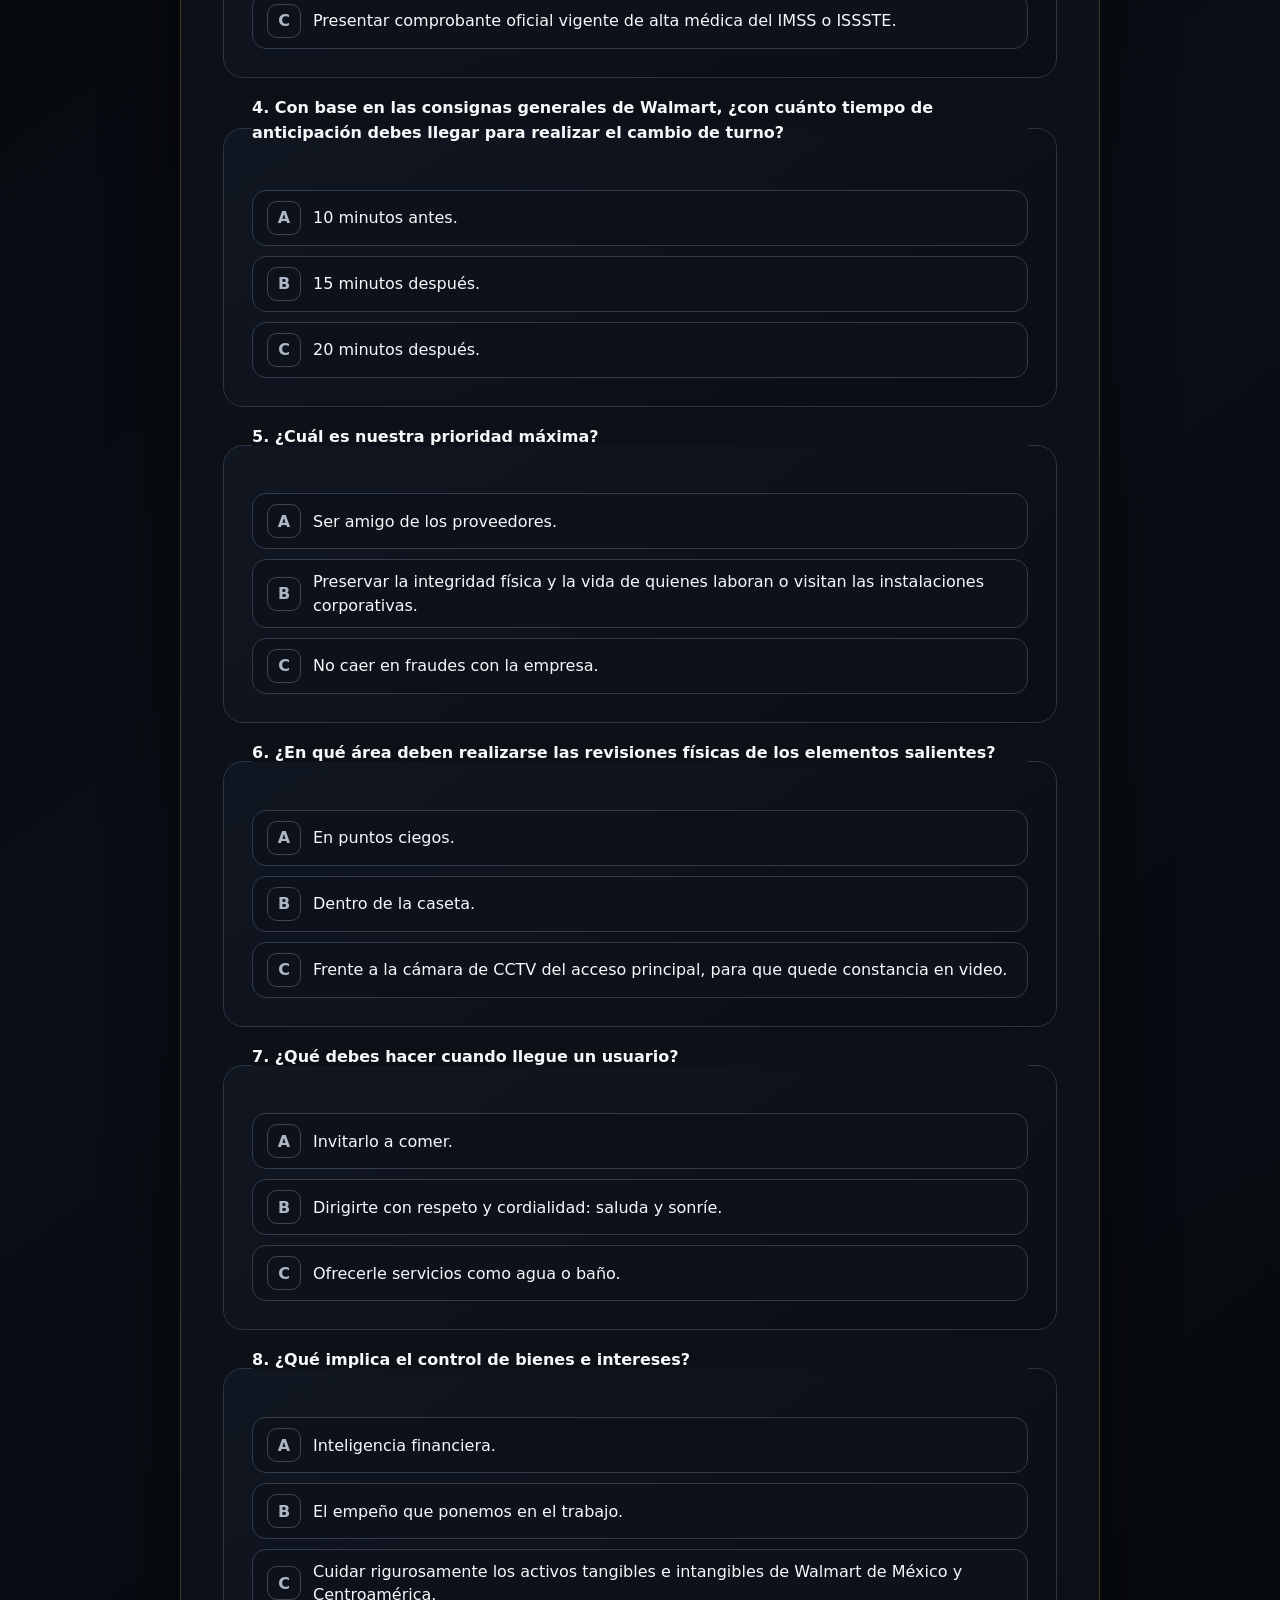
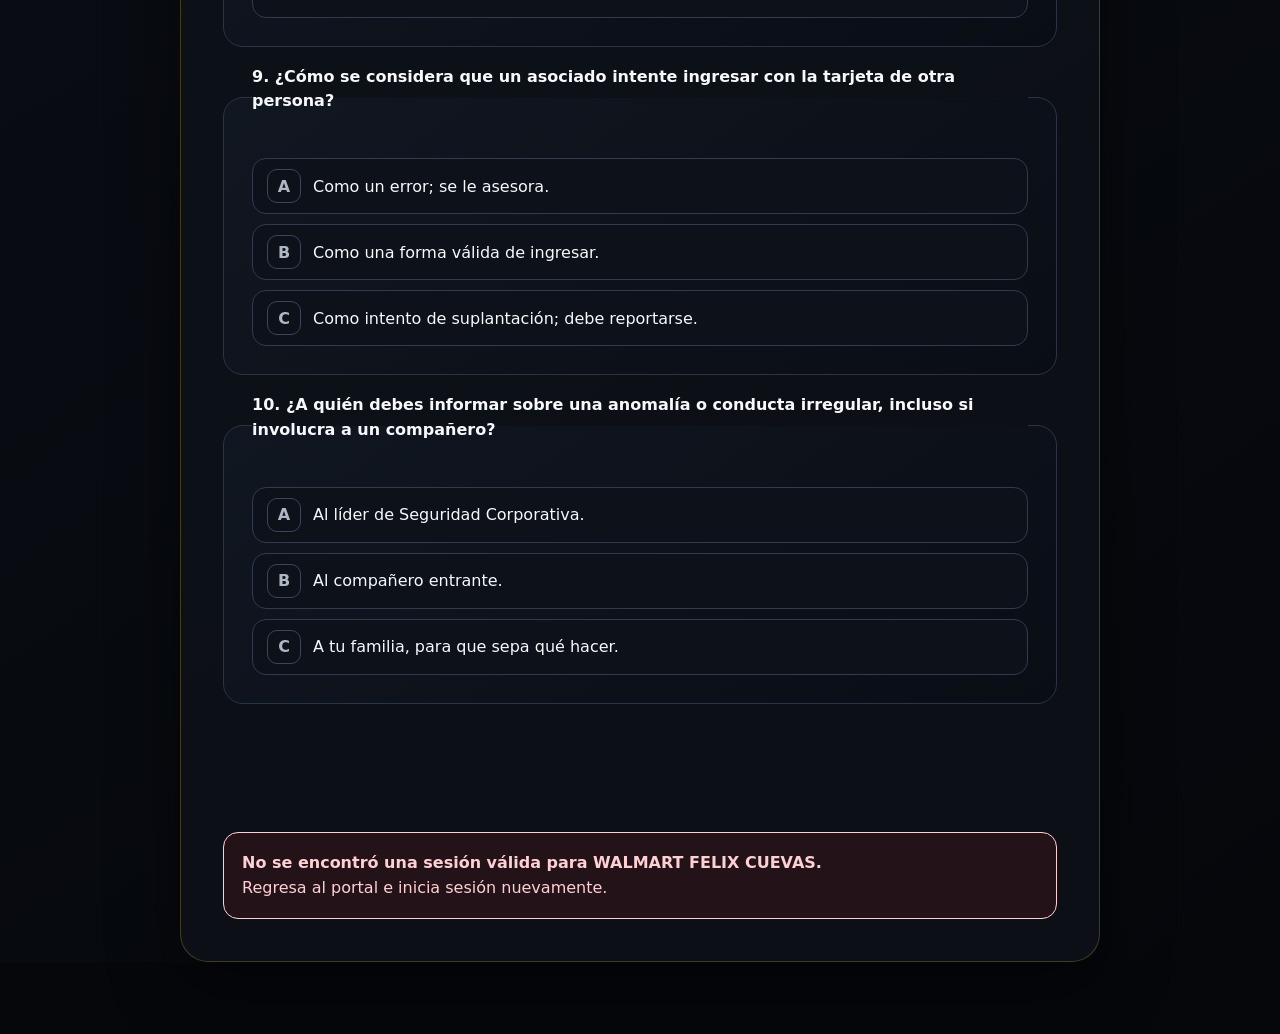
<file: evaluaciones/walmart-felix-cuevas/index.html>
<!doctype html>
<html lang="es-MX">
<head>
  <meta charset="utf-8">
  <meta name="viewport" content="width=device-width, initial-scale=1">
  <meta name="description" content="Evaluación presencial de consignas para Walmart Félix Cuevas">
  <title>Evaluación presencial | Walmart Félix Cuevas</title>
  <style>
    :root { color-scheme: dark; font-family: Inter, system-ui, sans-serif; background:#05070b; color:#f7f8fa; --gold:#f4c44e; --line:rgba(244,196,78,.23); }
    * { box-sizing:border-box; }
    body { min-height:100vh; margin:0; background:radial-gradient(circle at 12% 0%,rgba(244,196,78,.16),transparent 30rem),radial-gradient(circle at 88% 8%,rgba(199,43,52,.15),transparent 28rem),linear-gradient(145deg,#030407,#0a0e15 52%,#05070b); }
    .topbar { position:sticky; top:0; z-index:10; display:flex; justify-content:space-between; gap:16px; align-items:center; min-height:72px; padding:12px clamp(18px,4vw,46px); border-bottom:1px solid var(--line); background:rgba(5,7,11,.9); backdrop-filter:blur(18px); }
    .brand { display:flex; align-items:center; gap:12px; }
    .seal { display:grid; place-items:center; width:42px; height:42px; border-radius:13px; color:#111; background:linear-gradient(145deg,#ffe08a,#bd8d2e); font-weight:900; }
    .brand strong { display:block; letter-spacing:.08em; } .brand small,.topbar>span { color:#aeb7c5; font-size:.8rem; }
    main { width:min(100% - 28px,920px); margin:clamp(24px,5vw,52px) auto 72px; }
    .hero,.form-box { border:1px solid var(--line); background:rgba(13,17,24,.94); box-shadow:0 24px 70px rgba(0,0,0,.48); }
    .hero { display:grid; grid-template-columns:1fr auto; gap:24px; align-items:end; padding:clamp(24px,5vw,48px); border-radius:28px 28px 0 0; background:linear-gradient(130deg,rgba(244,196,78,.12),rgba(199,43,52,.08) 52%,rgba(13,17,24,.94)); }
    .eyebrow { margin:0 0 12px; color:var(--gold); font-size:.78rem; font-weight:800; letter-spacing:.16em; text-transform:uppercase; }
    h1 { margin:0; font-size:clamp(2rem,5.8vw,4rem); line-height:1.03; } .hero p:last-child { color:#d4dae3; line-height:1.65; }
    .duration { min-width:125px; padding:16px; border:1px solid var(--line); border-radius:18px; text-align:center; background:rgba(0,0,0,.24); }
    .duration strong { display:block; color:var(--gold); font-size:1.65rem; } .duration span { color:#aeb7c5; font-size:.78rem; text-transform:uppercase; }
    .form-box { padding:clamp(22px,4vw,42px); border-top:0; border-radius:0 0 28px 28px; }
    .participant { display:grid; grid-template-columns:1.5fr .75fr; gap:16px; margin-bottom:34px; padding:17px 19px; border:1px solid #293446; border-radius:15px; background:#090d14; }
    .participant span { color:#aeb7c5; font-size:.78rem; text-transform:uppercase; } .participant strong { display:block; margin-top:5px; }
    .progress-text { display:flex; justify-content:space-between; margin:0 0 9px; color:#aeb7c5; } .progress { height:9px; margin-bottom:24px; overflow:hidden; border-radius:99px; background:#202837; } .progress span { display:block; width:0; height:100%; background:linear-gradient(90deg,#c72b34,var(--gold)); transition:width .25s; }
    #questions { display:grid; gap:18px; } fieldset { margin:0; padding:clamp(18px,3.4vw,28px); border:1px solid #293446; border-radius:20px; background:linear-gradient(145deg,rgba(17,23,34,.95),rgba(9,13,20,.95)); }
    legend { width:100%; padding:0 0 16px; font-weight:800; line-height:1.55; } .options { display:grid; gap:10px; }
    label { position:relative; cursor:pointer; } label input { position:absolute; opacity:0; } label span { display:grid; grid-template-columns:34px 1fr; align-items:center; gap:12px; min-height:54px; padding:10px 14px; border:1px solid #303b4d; border-radius:14px; background:#0c111a; line-height:1.45; }
    label span::before { content:attr(data-letter); display:grid; place-items:center; width:32px; height:32px; border:1px solid #3a4659; border-radius:10px; color:#aeb7c5; font-weight:900; } label input:checked+span { border-color:var(--gold); color:#111; background:linear-gradient(135deg,#ffe28a,#d5a43e); font-weight:750; }
    .actions { position:sticky; bottom:14px; display:flex; justify-content:space-between; gap:16px; align-items:center; margin-top:28px; padding:14px; border:1px solid var(--line); border-radius:17px; background:rgba(7,10,16,.94); } .actions p { margin:0; color:#aeb7c5; }
    button { min-height:48px; padding:12px 21px; border:0; border-radius:13px; color:#111; background:linear-gradient(135deg,#ffe184,#bd8d2e); font-weight:900; cursor:pointer; } button:disabled { opacity:.65; cursor:wait; }
    .message { display:none; margin-top:22px; padding:18px; border:1px solid; border-radius:15px; line-height:1.55; } .message.visible { display:block; } .message.success { color:#bcf8da; background:rgba(64,213,141,.1); } .message.error { color:#ffd0d3; background:rgba(199,43,52,.12); } .message a { color:inherit; font-weight:800; }
    @media(max-width:700px){.topbar>span,.duration{display:none}.hero{grid-template-columns:1fr}.participant{grid-template-columns:1fr}.actions{align-items:stretch;flex-direction:column}.actions button{width:100%}}
  </style>
</head>
<body>
  <header class="topbar"><div class="brand"><div class="seal">H</div><div><strong>HOPLON</strong><small>FORMACIÓN PROFESIONAL</small></div></div><span>Exclusiva para WALMART FELIX CUEVAS</span></header>
  <main>
    <section class="hero"><div><p class="eyebrow">Evaluación presencial</p><h1>Consignas Walmart Félix Cuevas</h1><p>Lee cada pregunta y selecciona una respuesta. Debes contestar los 10 reactivos antes de enviar el resultado.</p></div><div class="duration"><strong>15</strong><span>minutos</span></div></section>
    <section class="form-box"><form id="exam" novalidate>
      <div class="participant"><div><span>Nombre</span><strong id="participantName">Cargando…</strong></div><div><span>Número de empleado</span><strong id="participantNumber">—</strong></div></div>
      <div class="progress-text"><span id="progressText">0 de 10 respondidas</span><span id="progressPercent">0%</span></div><div class="progress"><span id="progressBar"></span></div>
      <div id="questions"></div>
      <div class="actions"><p>Revisa tus respuestas. El intento quedará registrado.</p><button id="submitButton" type="submit">Enviar evaluación</button></div>
      <div id="message" class="message" role="status" aria-live="polite"></div>
    </form></section>
  </main>
  <script>
    "use strict";
    const API_URL="https://capacitacion-production-3120.up.railway.app/api/resultados";
    const PORTAL_URL="https://galeam-create.github.io/portal-capacitacion-presencial/";
    const SERVICE="WALMART FELIX CUEVAS";
    const COURSE="Consignas específicas — Walmart Félix Cuevas";
    const PASSING_SCORE=80;
    const LETTERS=["A","B","C"];
    const params=new URLSearchParams(location.search);
    const participant={name:String(params.get("nombre")||"").trim().replace(/\s+/g," ").toUpperCase(),number:String(params.get("numero_empleado")||"").trim(),service:String(params.get("servicio")||"").normalize("NFD").replace(/[\u0300-\u036f]/g,"").trim().replace(/\s+/g," ").toUpperCase()};
    const questions=[
      {text:"¿Qué se revisa en los rondines?",options:["Se verifican los accesos a Seguridad Corporativa, UPS y Centro de Cómputo, y que los torniquetes permanezcan sellados.","Se comprueba que el compañero haga bien su trabajo.","Se revisa que los vecinos no estén haciendo fiesta."],correct:0},
      {text:"¿Quién es responsable del monitoreo NET en Toreo las 24 horas, los 7 días de la semana y en días festivos?",options:["El elemento de monitoreo Alto México.","El elemento de seguridad.","Los elementos a cargo de las cámaras del C5."],correct:0},
      {text:"¿Cuál es uno de los requisitos para el ingreso de proveedores?",options:["Pedir autorización a la autoridad competente.","Dar una clave establecida por el guardia.","Presentar comprobante oficial vigente de alta médica del IMSS o ISSSTE."],correct:2},
      {text:"Con base en las consignas generales de Walmart, ¿con cuánto tiempo de anticipación debes llegar para realizar el cambio de turno?",options:["10 minutos antes.","15 minutos después.","20 minutos después."],correct:0},
      {text:"¿Cuál es nuestra prioridad máxima?",options:["Ser amigo de los proveedores.","Preservar la integridad física y la vida de quienes laboran o visitan las instalaciones corporativas.","No caer en fraudes con la empresa."],correct:1},
      {text:"¿En qué área deben realizarse las revisiones físicas de los elementos salientes?",options:["En puntos ciegos.","Dentro de la caseta.","Frente a la cámara de CCTV del acceso principal, para que quede constancia en video."],correct:2},
      {text:"¿Qué debes hacer cuando llegue un usuario?",options:["Invitarlo a comer.","Dirigirte con respeto y cordialidad: saluda y sonríe.","Ofrecerle servicios como agua o baño."],correct:1},
      {text:"¿Qué implica el control de bienes e intereses?",options:["Inteligencia financiera.","El empeño que ponemos en el trabajo.","Cuidar rigurosamente los activos tangibles e intangibles de Walmart de México y Centroamérica."],correct:2},
      {text:"¿Cómo se considera que un asociado intente ingresar con la tarjeta de otra persona?",options:["Como un error; se le asesora.","Como una forma válida de ingresar.","Como intento de suplantación; debe reportarse."],correct:2},
      {text:"¿A quién debes informar sobre una anomalía o conducta irregular, incluso si involucra a un compañero?",options:["Al líder de Seguridad Corporativa.","Al compañero entrante.","A tu familia, para que sepa qué hacer."],correct:0}
    ];
    const form=document.querySelector("#exam"),container=document.querySelector("#questions"),button=document.querySelector("#submitButton"),message=document.querySelector("#message");
    questions.forEach((q,i)=>{const fieldset=document.createElement("fieldset");fieldset.innerHTML=`<legend>${i+1}. ${q.text}</legend><div class="options">${q.options.map((o,j)=>`<label><input type="radio" name="q${i}" value="${j}" required><span data-letter="${LETTERS[j]}">${o}</span></label>`).join("")}</div>`;container.append(fieldset)});
    document.querySelector("#participantName").textContent=participant.name||"Sesión no identificada";document.querySelector("#participantNumber").textContent=participant.number||"—";
    function selections(){return questions.map((_,i)=>form.querySelector(`input[name="q${i}"]:checked`))}
    function show(type,html){message.className=`message visible ${type}`;message.innerHTML=html;message.scrollIntoView({behavior:"smooth",block:"center"})}
    function progress(){const count=selections().filter(Boolean).length,percent=Math.round(count/questions.length*100);document.querySelector("#progressText").textContent=`${count} de ${questions.length} respondidas`;document.querySelector("#progressPercent").textContent=`${percent}%`;document.querySelector("#progressBar").style.width=`${percent}%`}
    if(!participant.name||!participant.number||participant.service!==SERVICE){button.disabled=true;show("error","<strong>No se encontró una sesión válida para WALMART FELIX CUEVAS.</strong><br>Regresa al portal e inicia sesión nuevamente.")}
    form.addEventListener("change",progress);
    form.addEventListener("submit",async event=>{event.preventDefault();if(!form.reportValidity())return;const selected=selections();if(selected.some(x=>!x))return;let correct=0;const incorrect=[];questions.forEach((q,i)=>{const chosen=Number(selected[i].value);if(chosen===q.correct){correct++;return}incorrect.push({numero:i+1,pregunta:q.text,respuesta_usuario:`${LETTERS[chosen]}) ${q.options[chosen]}`,respuesta_correcta:`${LETTERS[q.correct]}) ${q.options[q.correct]}`})});const score=Math.round(correct/questions.length*100),passed=score>=PASSING_SCORE;const data={nombre:participant.name,numero_empleado:participant.number,servicio:SERVICE,curso:COURSE,modalidad:"PRESENCIAL",calificacion:score,calificacion_maxima:100,total_preguntas:questions.length,respuestas_incorrectas:incorrect,aprobado:passed};button.disabled=true;button.textContent="Guardando resultado…";try{const response=await fetch(API_URL,{method:"POST",headers:{"Content-Type":"application/json"},body:JSON.stringify(data)});const result=await response.json().catch(()=>({}));if(!response.ok)throw new Error(result.mensaje||result.error||"No fue posible guardar el resultado.");Array.from(form.elements).forEach(control=>control.disabled=true);show(passed?"success":"error",`<strong>Resultado registrado correctamente.</strong><br>Calificación: ${score} / 100<br>Estado: ${passed?"Aprobado":"No aprobado"}<br>Intento: ${result.intento||"registrado"}<br><br><a href="${PORTAL_URL}">Volver al portal</a>`)}catch(error){show("error",`<strong>No se pudo guardar el resultado.</strong><br>${String(error.message||error)}`);button.disabled=false;button.textContent="Reintentar envío"}});
    progress();
  </script>
</body>
</html>
</file>
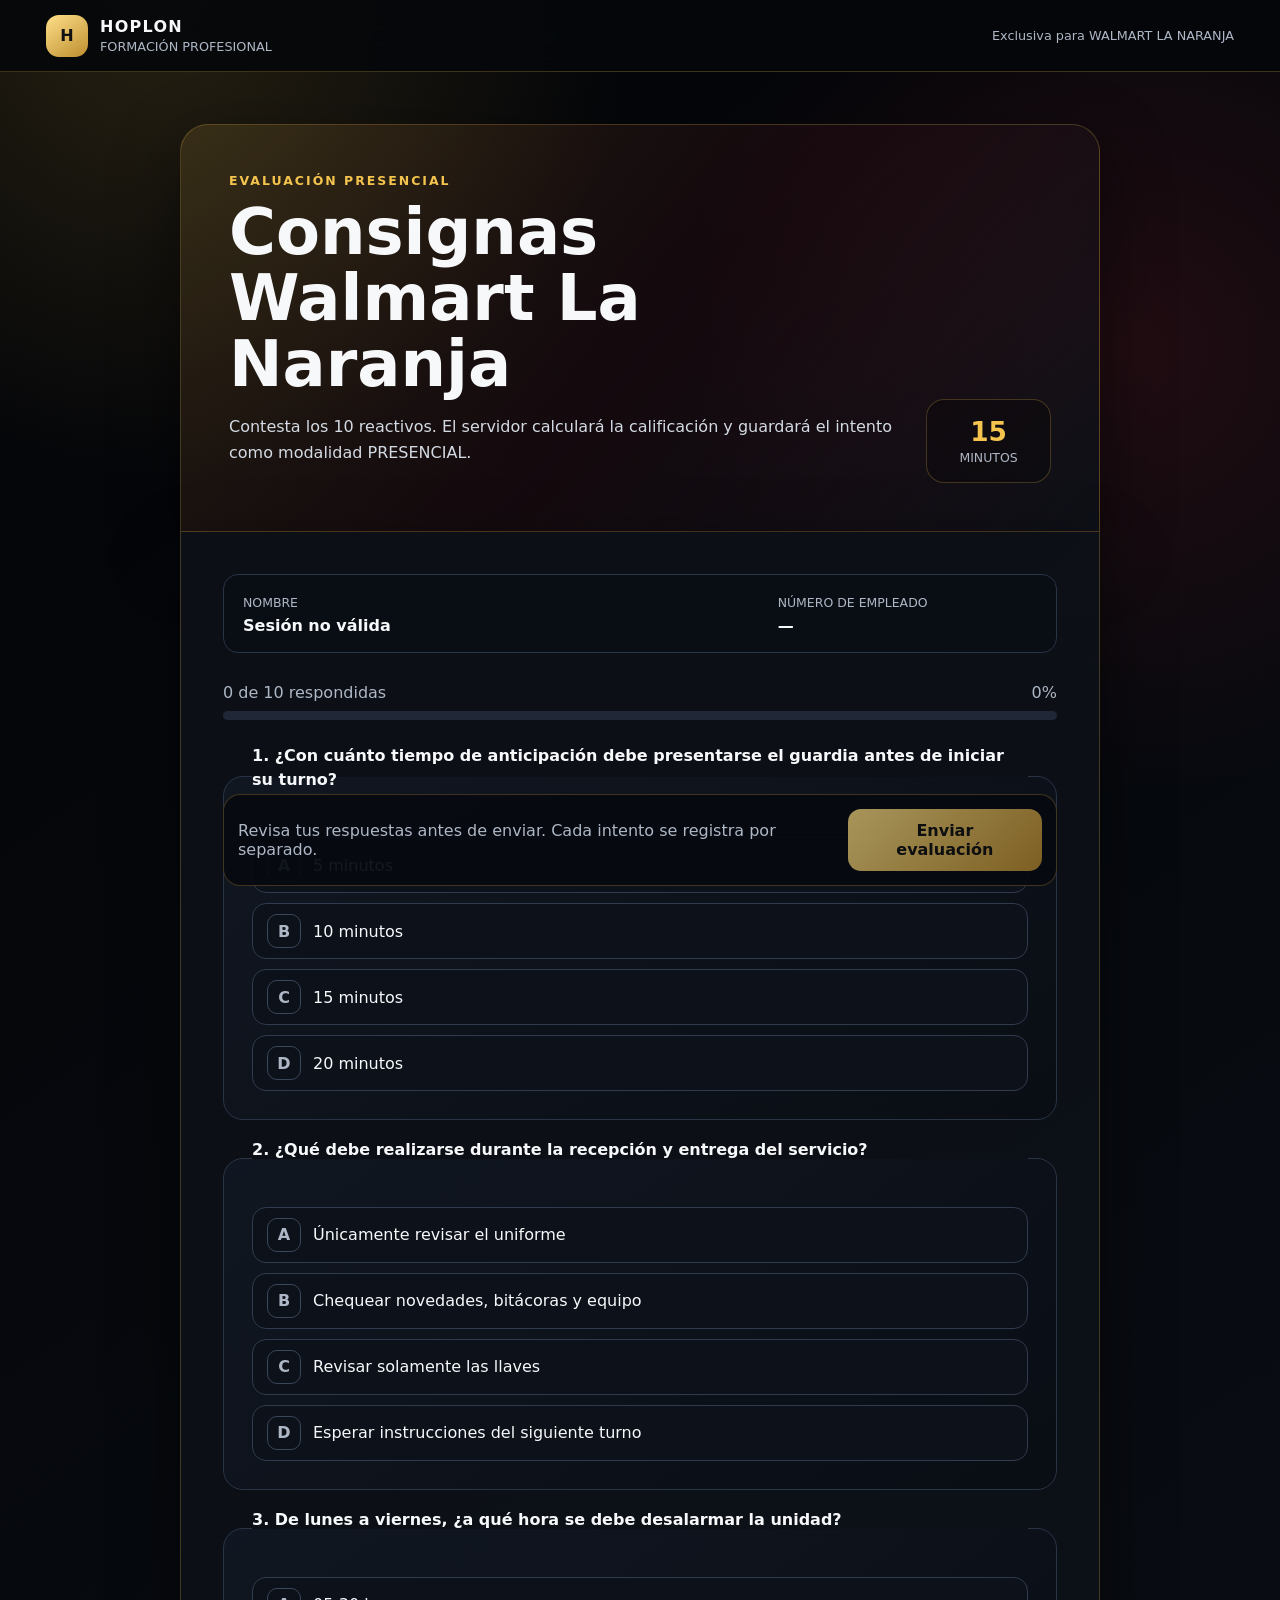
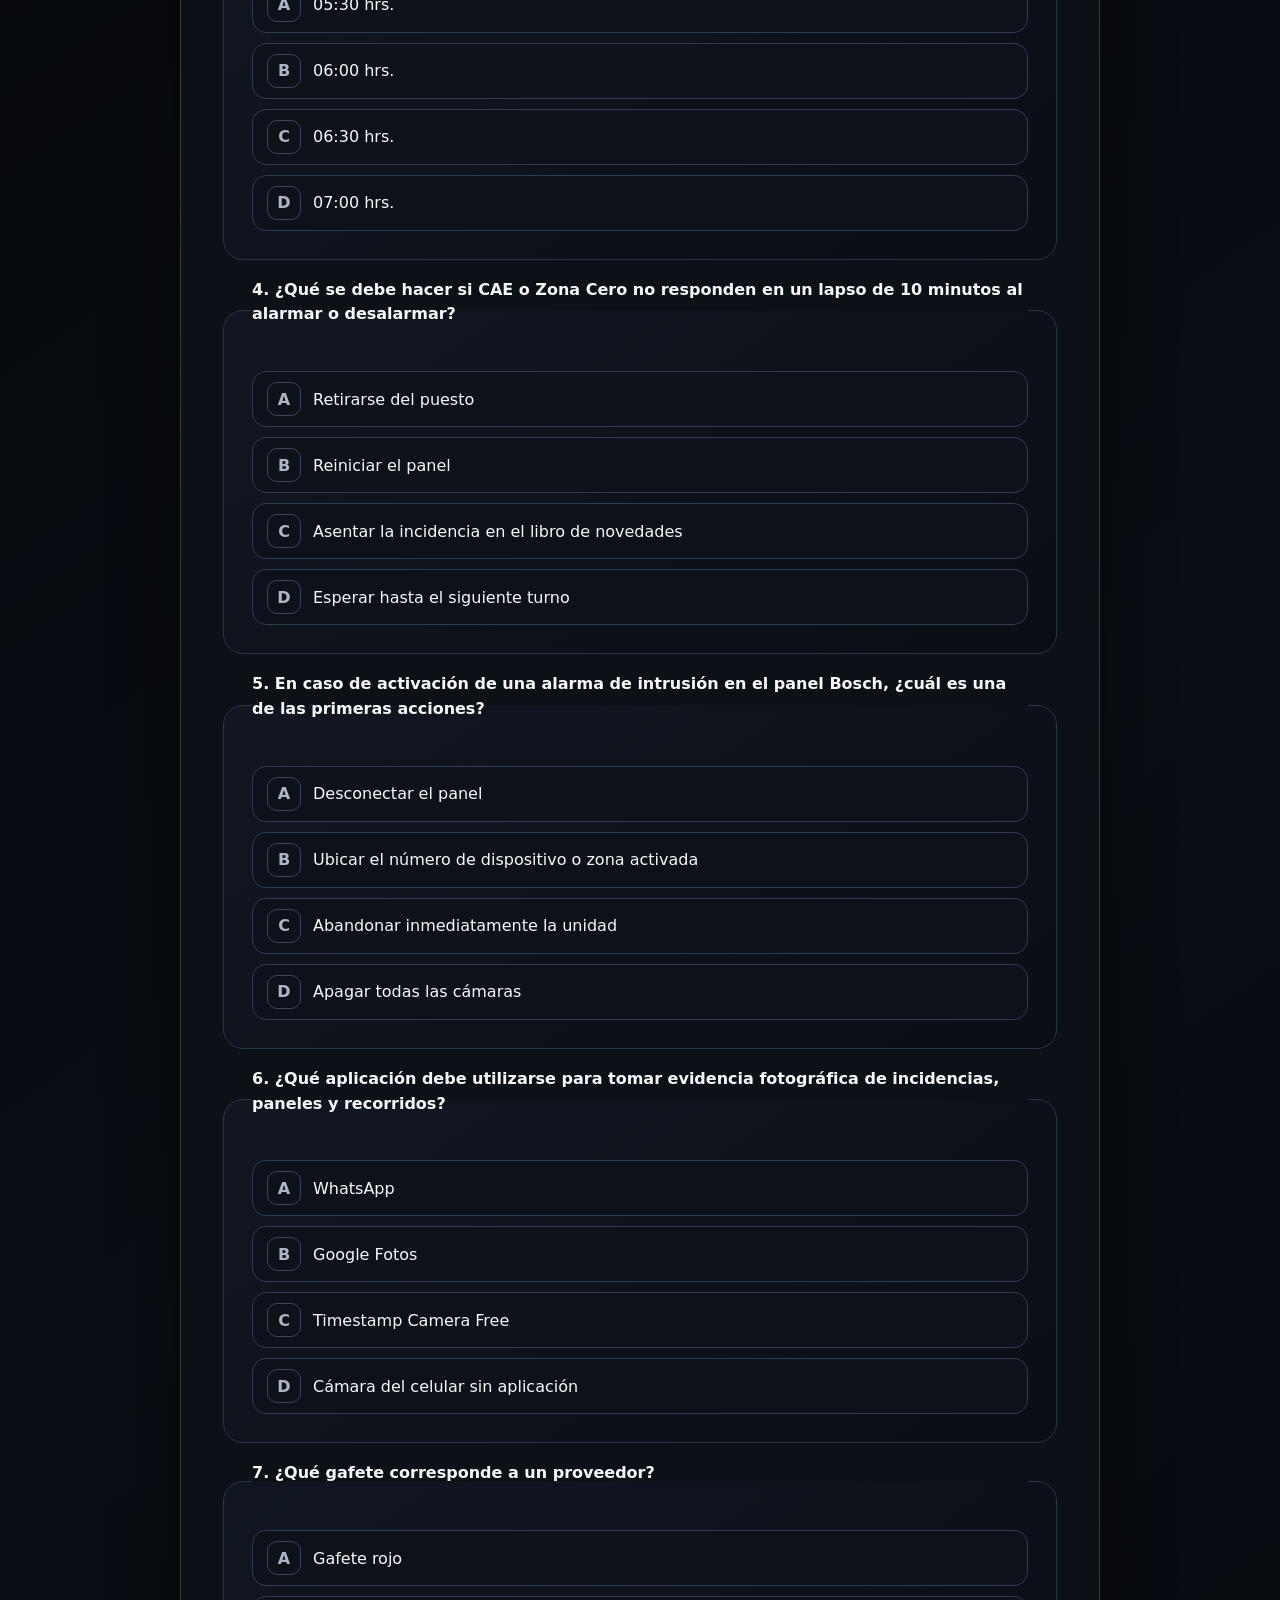
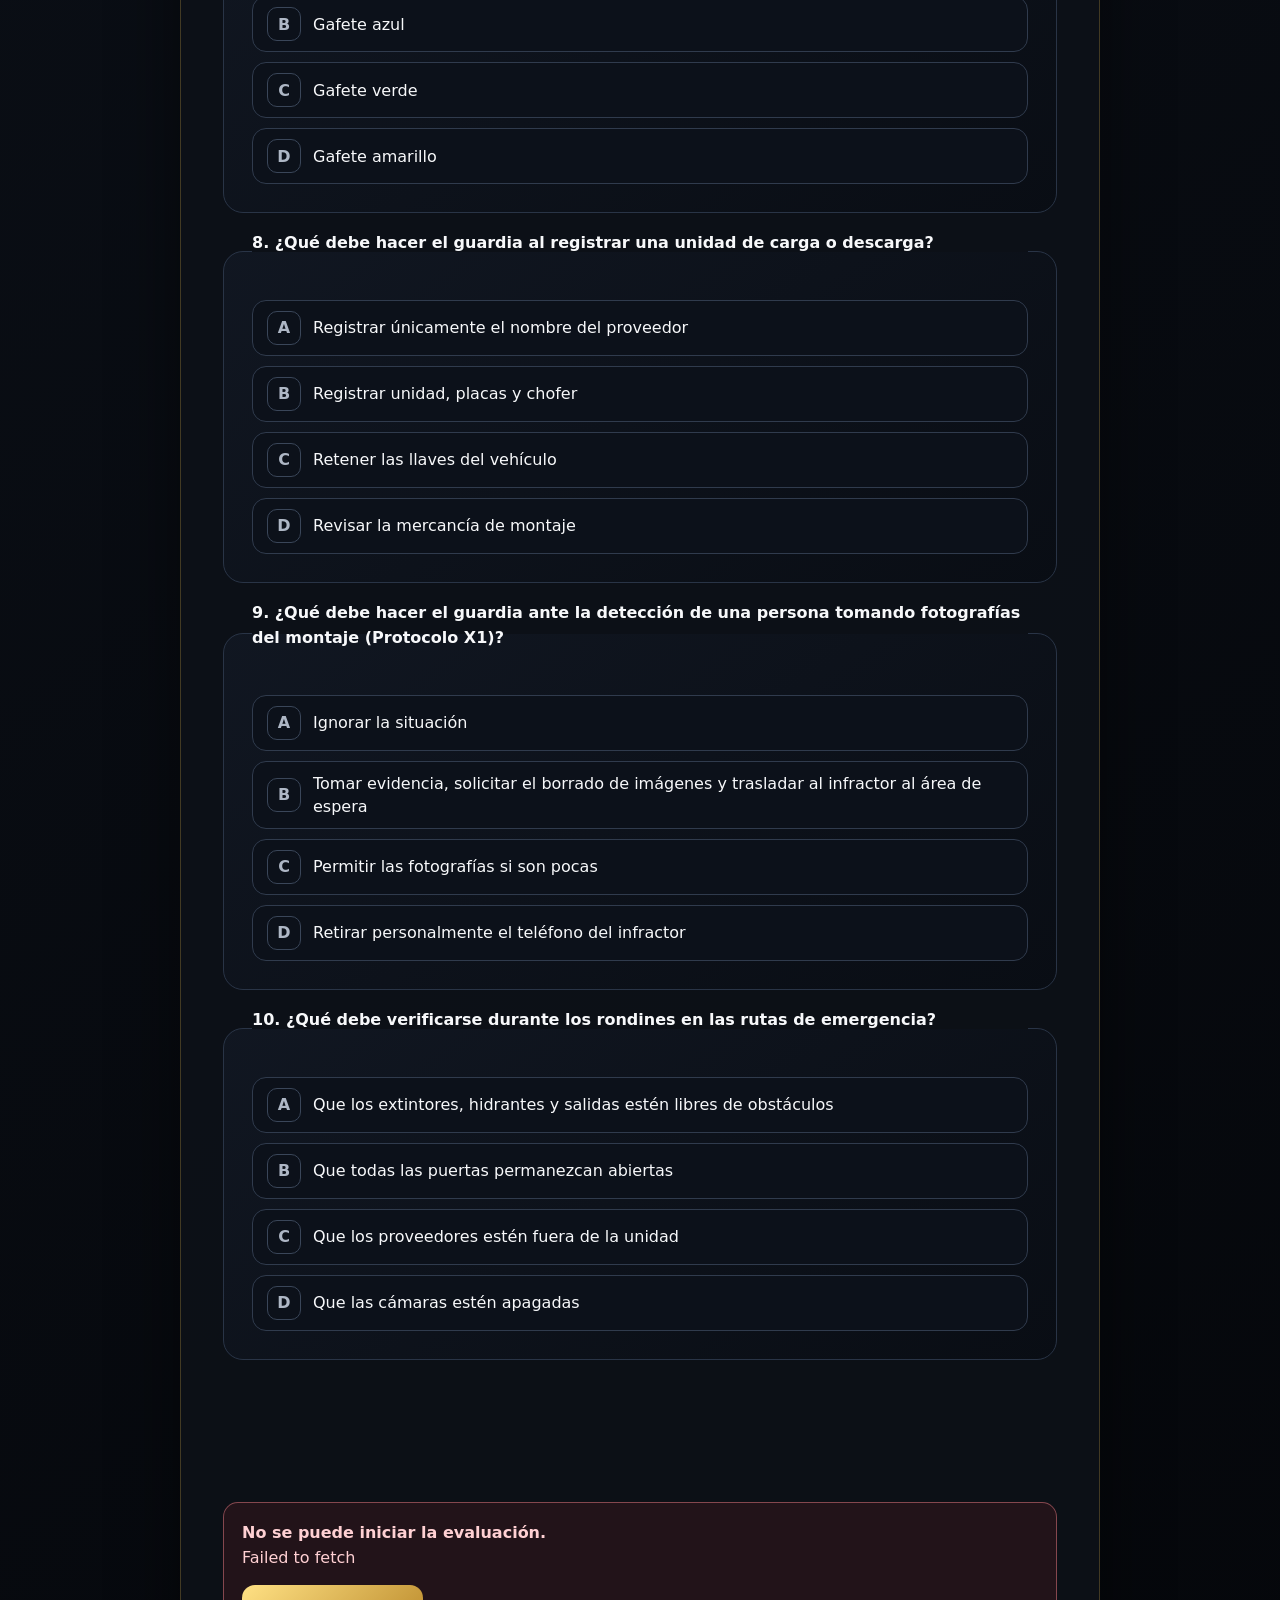
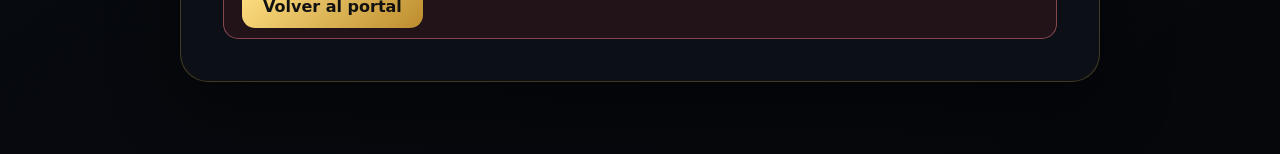
<file: evaluaciones/walmart-la-naranja/index.html>
<!doctype html>
<html lang="es-MX">
<head>
  <meta charset="utf-8">
  <meta name="viewport" content="width=device-width, initial-scale=1">
  <meta name="description" content="Evaluación presencial de consignas específicas para Walmart La Naranja">
  <title>Evaluación presencial | Walmart La Naranja</title>
  <style>
    :root{
      color-scheme:dark;
      --bg:#05070b;
      --panel:#0d1118;
      --panel2:#090d14;
      --text:#f7f8fa;
      --muted:#aeb7c5;
      --gold:#f4c44e;
      --gold2:#bd8d2e;
      --red:#c72b34;
      --green:#40d58d;
      --line:rgba(244,196,78,.23);
    }
    *{box-sizing:border-box}
    html{scroll-behavior:smooth}
    body{
      margin:0;
      min-height:100vh;
      font-family:Inter,system-ui,-apple-system,"Segoe UI",sans-serif;
      color:var(--text);
      background:
        radial-gradient(circle at 12% 0%,rgba(244,196,78,.15),transparent 30rem),
        radial-gradient(circle at 88% 7%,rgba(199,43,52,.14),transparent 28rem),
        linear-gradient(145deg,#030407,#0a0e15 52%,#05070b);
    }
    button,input{font:inherit}
    .topbar{
      position:sticky;top:0;z-index:10;
      display:flex;align-items:center;justify-content:space-between;gap:16px;
      min-height:72px;padding:12px clamp(18px,4vw,46px);
      border-bottom:1px solid var(--line);
      background:rgba(5,7,11,.9);backdrop-filter:blur(18px);
    }
    .brand{display:flex;align-items:center;gap:12px}
    .seal{
      display:grid;place-items:center;width:42px;height:42px;border-radius:13px;
      color:#111;background:linear-gradient(145deg,#ffe08a,#bd8d2e);font-weight:900;
    }
    .brand strong{display:block;letter-spacing:.08em}
    .brand small,.topbar>span{color:var(--muted);font-size:.8rem}
    main{width:min(100% - 28px,920px);margin:clamp(24px,5vw,52px) auto 72px}
    .hero,.form-box{
      border:1px solid var(--line);
      background:rgba(13,17,24,.94);
      box-shadow:0 24px 70px rgba(0,0,0,.48);
    }
    .hero{
      display:grid;grid-template-columns:1fr auto;gap:24px;align-items:end;
      padding:clamp(24px,5vw,48px);border-radius:28px 28px 0 0;
      background:linear-gradient(130deg,rgba(244,196,78,.12),rgba(199,43,52,.08) 52%,rgba(13,17,24,.94));
    }
    .eyebrow{margin:0 0 12px;color:var(--gold);font-size:.78rem;font-weight:800;letter-spacing:.16em;text-transform:uppercase}
    h1{margin:0;font-size:clamp(2rem,5.8vw,4rem);line-height:1.03}
    .hero p:last-child{color:#d4dae3;line-height:1.65}
    .duration{min-width:125px;padding:16px;border:1px solid var(--line);border-radius:18px;text-align:center;background:rgba(0,0,0,.24)}
    .duration strong{display:block;color:var(--gold);font-size:1.65rem}
    .duration span{color:var(--muted);font-size:.78rem;text-transform:uppercase}
    .form-box{padding:clamp(22px,4vw,42px);border-top:0;border-radius:0 0 28px 28px}
    .participant{
      display:grid;grid-template-columns:1.5fr .75fr;gap:16px;margin-bottom:30px;
      padding:17px 19px;border:1px solid #293446;border-radius:15px;background:var(--panel2)
    }
    .participant span{color:var(--muted);font-size:.78rem;text-transform:uppercase}
    .participant strong{display:block;margin-top:5px}
    .progress-text{display:flex;justify-content:space-between;margin:0 0 9px;color:var(--muted)}
    .progress{height:9px;margin-bottom:24px;overflow:hidden;border-radius:99px;background:#202837}
    .progress span{display:block;width:0;height:100%;background:linear-gradient(90deg,var(--red),var(--gold));transition:width .25s}
    #questions{display:grid;gap:18px}
    fieldset{
      margin:0;padding:clamp(18px,3.4vw,28px);border:1px solid #293446;border-radius:20px;
      background:linear-gradient(145deg,rgba(17,23,34,.95),rgba(9,13,20,.95))
    }
    legend{width:100%;padding:0 0 16px;font-weight:800;line-height:1.55}
    .options{display:grid;gap:10px}
    label{position:relative;cursor:pointer}
    label input{position:absolute;opacity:0}
    label span{
      display:grid;grid-template-columns:34px 1fr;align-items:center;gap:12px;
      min-height:54px;padding:10px 14px;border:1px solid #303b4d;border-radius:14px;
      background:#0c111a;line-height:1.45
    }
    label span::before{
      content:attr(data-letter);display:grid;place-items:center;width:32px;height:32px;
      border:1px solid #3a4659;border-radius:10px;color:var(--muted);font-weight:900
    }
    label input:checked+span{
      border-color:var(--gold);color:#111;background:linear-gradient(135deg,#ffe28a,#d5a43e);font-weight:750
    }
    .actions{
      position:sticky;bottom:14px;display:flex;justify-content:space-between;gap:16px;align-items:center;
      margin-top:28px;padding:14px;border:1px solid var(--line);border-radius:17px;background:rgba(7,10,16,.94)
    }
    .actions p{margin:0;color:var(--muted)}
    button,.back{
      min-height:48px;padding:12px 21px;border:0;border-radius:13px;color:#111;
      background:linear-gradient(135deg,#ffe184,#bd8d2e);font-weight:900;cursor:pointer;text-decoration:none
    }
    button:disabled{opacity:.65;cursor:wait}
    .message{display:none;margin-top:22px;padding:18px;border:1px solid;border-radius:15px;line-height:1.55}
    .message.visible{display:block}
    .message.success{color:#bcf8da;background:rgba(64,213,141,.1);border-color:rgba(64,213,141,.45)}
    .message.error{color:#ffd0d3;background:rgba(199,43,52,.12);border-color:rgba(255,135,144,.45)}
    .small{color:var(--muted);font-size:.9rem}
    @media(max-width:700px){
      .topbar>span,.duration{display:none}
      .hero{grid-template-columns:1fr}
      .participant{grid-template-columns:1fr}
      .actions{align-items:stretch;flex-direction:column}
      .actions button{width:100%}
    }
  </style>
</head>
<body>
  <header class="topbar">
    <div class="brand"><div class="seal">H</div><div><strong>HOPLON</strong><small>FORMACIÓN PROFESIONAL</small></div></div>
    <span>Exclusiva para WALMART LA NARANJA</span>
  </header>

  <main>
    <section class="hero">
      <div>
        <p class="eyebrow">Evaluación presencial</p>
        <h1>Consignas Walmart La Naranja</h1>
        <p>Contesta los 10 reactivos. El servidor calculará la calificación y guardará el intento como modalidad PRESENCIAL.</p>
      </div>
      <div class="duration"><strong>15</strong><span>minutos</span></div>
    </section>

    <section class="form-box">
      <form id="exam" novalidate>
        <div class="participant">
          <div><span>Nombre</span><strong id="participantName">Validando sesión…</strong></div>
          <div><span>Número de empleado</span><strong id="participantNumber">—</strong></div>
        </div>

        <div class="progress-text"><span id="progressText">0 de 10 respondidas</span><span id="progressPercent">0%</span></div>
        <div class="progress"><span id="progressBar"></span></div>

        <div id="questions"></div>

        <div class="actions">
          <p>Revisa tus respuestas antes de enviar. Cada intento se registra por separado.</p>
          <button id="submitButton" type="submit" disabled>Enviar evaluación</button>
        </div>

        <div id="message" class="message" role="status" aria-live="polite"></div>
      </form>
    </section>
  </main>

  <script>
    "use strict";

    const API="https://capacitacion-production-3120.up.railway.app";
    const PORTAL="../../index.html";
    const LETTERS=["A","B","C","D"];
    const PASSING_SCORE=80;
    const ATTEMPT_KEY="la_naranja_presencial_envio";
    const ANSWERS_KEY="la_naranja_presencial_respuestas";

    const questions=[
      {text:"¿Con cuánto tiempo de anticipación debe presentarse el guardia antes de iniciar su turno?",options:["5 minutos","10 minutos","15 minutos","20 minutos"],correct:1},
      {text:"¿Qué debe realizarse durante la recepción y entrega del servicio?",options:["Únicamente revisar el uniforme","Chequear novedades, bitácoras y equipo","Revisar solamente las llaves","Esperar instrucciones del siguiente turno"],correct:1},
      {text:"De lunes a viernes, ¿a qué hora se debe desalarmar la unidad?",options:["05:30 hrs.","06:00 hrs.","06:30 hrs.","07:00 hrs."],correct:1},
      {text:"¿Qué se debe hacer si CAE o Zona Cero no responden en un lapso de 10 minutos al alarmar o desalarmar?",options:["Retirarse del puesto","Reiniciar el panel","Asentar la incidencia en el libro de novedades","Esperar hasta el siguiente turno"],correct:2},
      {text:"En caso de activación de una alarma de intrusión en el panel Bosch, ¿cuál es una de las primeras acciones?",options:["Desconectar el panel","Ubicar el número de dispositivo o zona activada","Abandonar inmediatamente la unidad","Apagar todas las cámaras"],correct:1},
      {text:"¿Qué aplicación debe utilizarse para tomar evidencia fotográfica de incidencias, paneles y recorridos?",options:["WhatsApp","Google Fotos","Timestamp Camera Free","Cámara del celular sin aplicación"],correct:2},
      {text:"¿Qué gafete corresponde a un proveedor?",options:["Gafete rojo","Gafete azul","Gafete verde","Gafete amarillo"],correct:2},
      {text:"¿Qué debe hacer el guardia al registrar una unidad de carga o descarga?",options:["Registrar únicamente el nombre del proveedor","Registrar unidad, placas y chofer","Retener las llaves del vehículo","Revisar la mercancía de montaje"],correct:1},
      {text:"¿Qué debe hacer el guardia ante la detección de una persona tomando fotografías del montaje (Protocolo X1)?",options:["Ignorar la situación","Tomar evidencia, solicitar el borrado de imágenes y trasladar al infractor al área de espera","Permitir las fotografías si son pocas","Retirar personalmente el teléfono del infractor"],correct:1},
      {text:"¿Qué debe verificarse durante los rondines en las rutas de emergencia?",options:["Que los extintores, hidrantes y salidas estén libres de obstáculos","Que todas las puertas permanezcan abiertas","Que los proveedores estén fuera de la unidad","Que las cámaras estén apagadas"],correct:0}
    ];

    const form=document.querySelector("#exam");
    const container=document.querySelector("#questions");
    const button=document.querySelector("#submitButton");
    const message=document.querySelector("#message");
    let participant=null;
    let saving=false;

    function normalize(value){
      return String(value||"").normalize("NFD").replace(/[\u0300-\u036f]/g,"").trim().replace(/\s+/g," ").toUpperCase();
    }

    function serviceAllowed(value){
      return ["WALMART LA NARANJA","LA NARANJA","WALMART NARANJA","WALMART"].includes(normalize(value));
    }

    function uuid(){
      if(window.crypto?.randomUUID)return window.crypto.randomUUID();
      return "xxxxxxxx-xxxx-4xxx-yxxx-xxxxxxxxxxxx".replace(/[xy]/g,c=>{
        const r=Math.floor(Math.random()*16);
        return (c==="x"?r:(r&3)|8).toString(16);
      });
    }

    function selections(){
      return questions.map((_,i)=>form.querySelector(`input[name="q${i}"]:checked`));
    }

    function answers(){
      return selections().map(input=>input?Number(input.value):null);
    }

    function attemptId(currentAnswers){
      const serialized=JSON.stringify(currentAnswers);
      let id=sessionStorage.getItem(ATTEMPT_KEY);
      const savedAnswers=sessionStorage.getItem(ANSWERS_KEY);
      if(!id||savedAnswers!==serialized){
        id=uuid();
        sessionStorage.setItem(ATTEMPT_KEY,id);
        sessionStorage.setItem(ANSWERS_KEY,serialized);
      }
      return id;
    }

    function clearAttempt(){
      sessionStorage.removeItem(ATTEMPT_KEY);
      sessionStorage.removeItem(ANSWERS_KEY);
    }

    function show(type,html){
      message.className=`message visible ${type}`;
      message.innerHTML=html;
      message.scrollIntoView({behavior:"smooth",block:"center"});
    }

    function progress(){
      const count=selections().filter(Boolean).length;
      const percent=Math.round(count/questions.length*100);
      document.querySelector("#progressText").textContent=`${count} de ${questions.length} respondidas`;
      document.querySelector("#progressPercent").textContent=`${percent}%`;
      document.querySelector("#progressBar").style.width=`${percent}%`;
    }

    questions.forEach((q,i)=>{
      const fieldset=document.createElement("fieldset");
      fieldset.innerHTML=`<legend>${i+1}. ${q.text}</legend><div class="options">${q.options.map((option,j)=>`<label><input type="radio" name="q${i}" value="${j}" required><span data-letter="${LETTERS[j]}">${option}</span></label>`).join("")}</div>`;
      container.append(fieldset);
    });

    async function loadParticipant(){
      try{
        const response=await fetch(API+"/api/portal/session",{credentials:"include",cache:"no-store"});
        const data=await response.json().catch(()=>({}));
        if(!response.ok||!data.autenticado||!data.participante){
          throw new Error("Tu sesión no está activa. Regresa al portal presencial e inicia sesión nuevamente.");
        }
        if(!serviceAllowed(data.participante.servicio)){
          throw new Error("Esta evaluación está disponible únicamente para Walmart La Naranja.");
        }
        participant=data.participante;
        document.querySelector("#participantName").textContent=participant.nombre;
        document.querySelector("#participantNumber").textContent=participant.numero_empleado;
        button.disabled=false;
      }catch(error){
        document.querySelector("#participantName").textContent="Sesión no válida";
        show("error",`<strong>No se puede iniciar la evaluación.</strong><br>${error.message}<br><br><a class="back" href="${PORTAL}">Volver al portal</a>`);
      }
    }

    form.addEventListener("change",progress);

    form.addEventListener("submit",async event=>{
      event.preventDefault();
      if(saving||!participant)return;
      if(!form.reportValidity())return;

      const currentAnswers=answers();
      if(currentAnswers.includes(null)){
        show("error","Responde las 10 preguntas antes de enviar.");
        return;
      }

      saving=true;
      button.disabled=true;
      button.textContent="Guardando resultado…";

      try{
        const response=await fetch(API+"/api/portal/la-naranja-presencial/resultados",{
          method:"POST",
          credentials:"include",
          headers:{"Content-Type":"application/json"},
          body:JSON.stringify({
            envio_id:attemptId(currentAnswers),
            respuestas:currentAnswers,
            numero_empleado_sesion:participant.numero_empleado
          })
        });

        const result=await response.json().catch(()=>({}));

        if(!response.ok){
          throw new Error(result.mensaje||"No fue posible guardar el resultado.");
        }

        if(
          !result.id||
          !Number.isFinite(Number(result.calificacion))||
          !Number.isFinite(Number(result.intento))||
          result.modalidad!=="PRESENCIAL"
        ){
          throw new Error("El servidor no confirmó completamente el registro presencial.");
        }

        clearAttempt();
        Array.from(form.elements).forEach(control=>control.disabled=true);

        const score=Number(result.calificacion);
        const passed=Boolean(result.aprobado);

        show(
          passed?"success":"error",
          `<strong>Resultado registrado correctamente.</strong><br>
           Calificación: ${score} / 100<br>
           Estado: ${passed?"Aprobado":"No aprobado"}<br>
           Modalidad: PRESENCIAL<br>
           Intento: ${result.intento}<br>
           <span class="small">La calificación fue calculada y confirmada por el servidor.</span><br><br>
           <a class="back" href="${PORTAL}">Volver al portal</a>`
        );
      }catch(error){
        show("error",`<strong>No se pudo confirmar el guardado.</strong><br>${String(error.message||error)}<br><span class="small">Tus respuestas conservan el mismo identificador para evitar un intento duplicado al reintentar.</span>`);
        button.disabled=false;
        button.textContent="Reintentar envío";
      }finally{
        saving=false;
      }
    });

    progress();
    loadParticipant();
  </script>
</body>
</html>
</file>
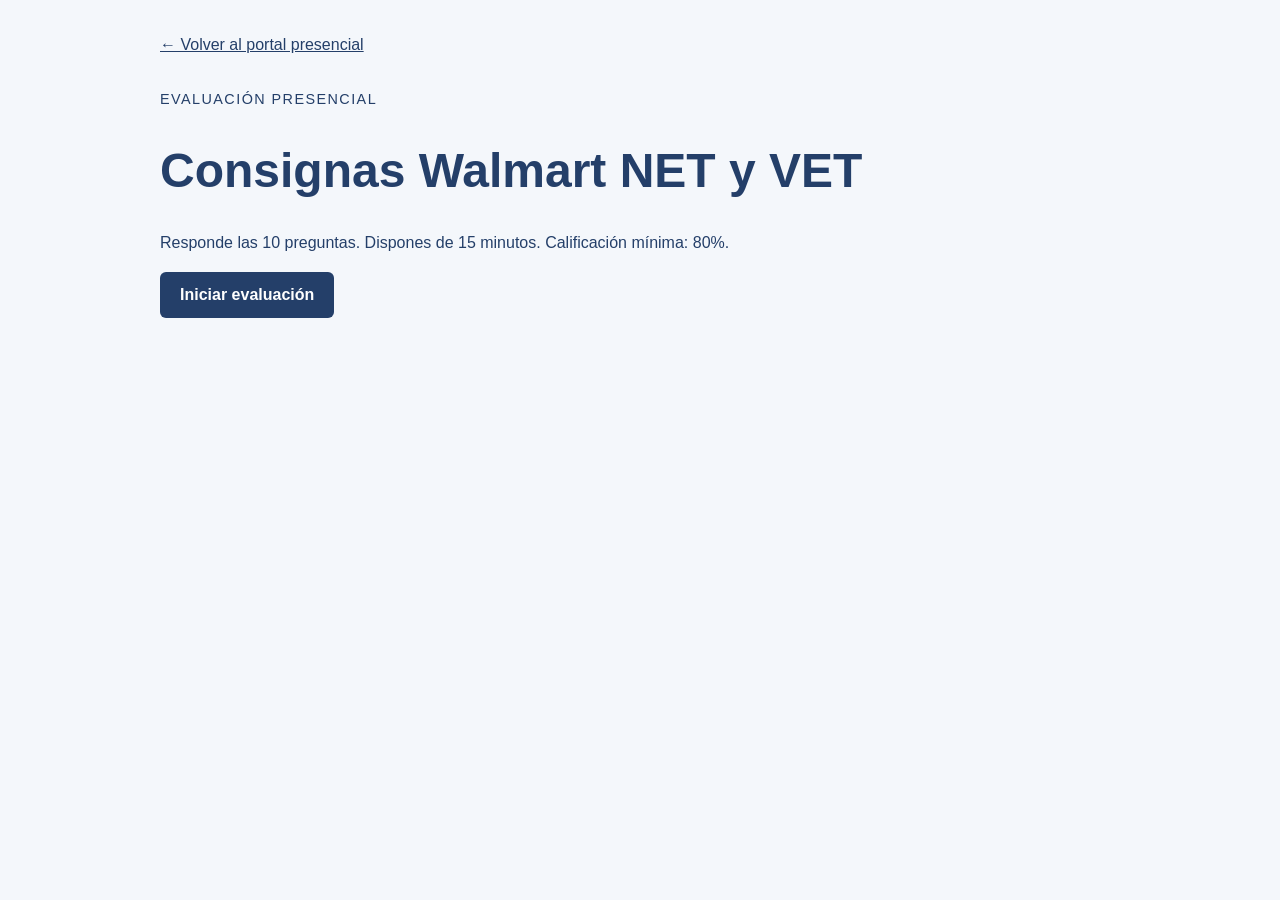
<file: evaluaciones/walmart-net-vet/index.html>
<!doctype html><html lang="es"><head><meta charset="utf-8"><meta name="viewport" content="width=device-width,initial-scale=1"><title>Evaluación presencial | Walmart NET y VET</title><link rel="stylesheet" href="examen.css"></head><body class="exam-only"><main><a href="../../index.html">← Volver al portal presencial</a><p class="eyebrow">Evaluación presencial</p><h1>Consignas Walmart NET y VET</h1><section id="net-exam"><p>Responde las 10 preguntas. Dispones de 15 minutos. Calificación mínima: 80%.</p><button type="button" id="begin-exam">Iniciar evaluación</button><p id="exam-clock" role="timer" hidden>15:00</p><form id="net-exam-form" hidden></form><p id="exam-message" role="status" aria-live="polite"></p><section id="exam-result" tabindex="-1" hidden><h2>Resultado de la evaluación</h2><p id="exam-score"></p></section></section></main><script src="examen.js"></script></body></html>
</file>
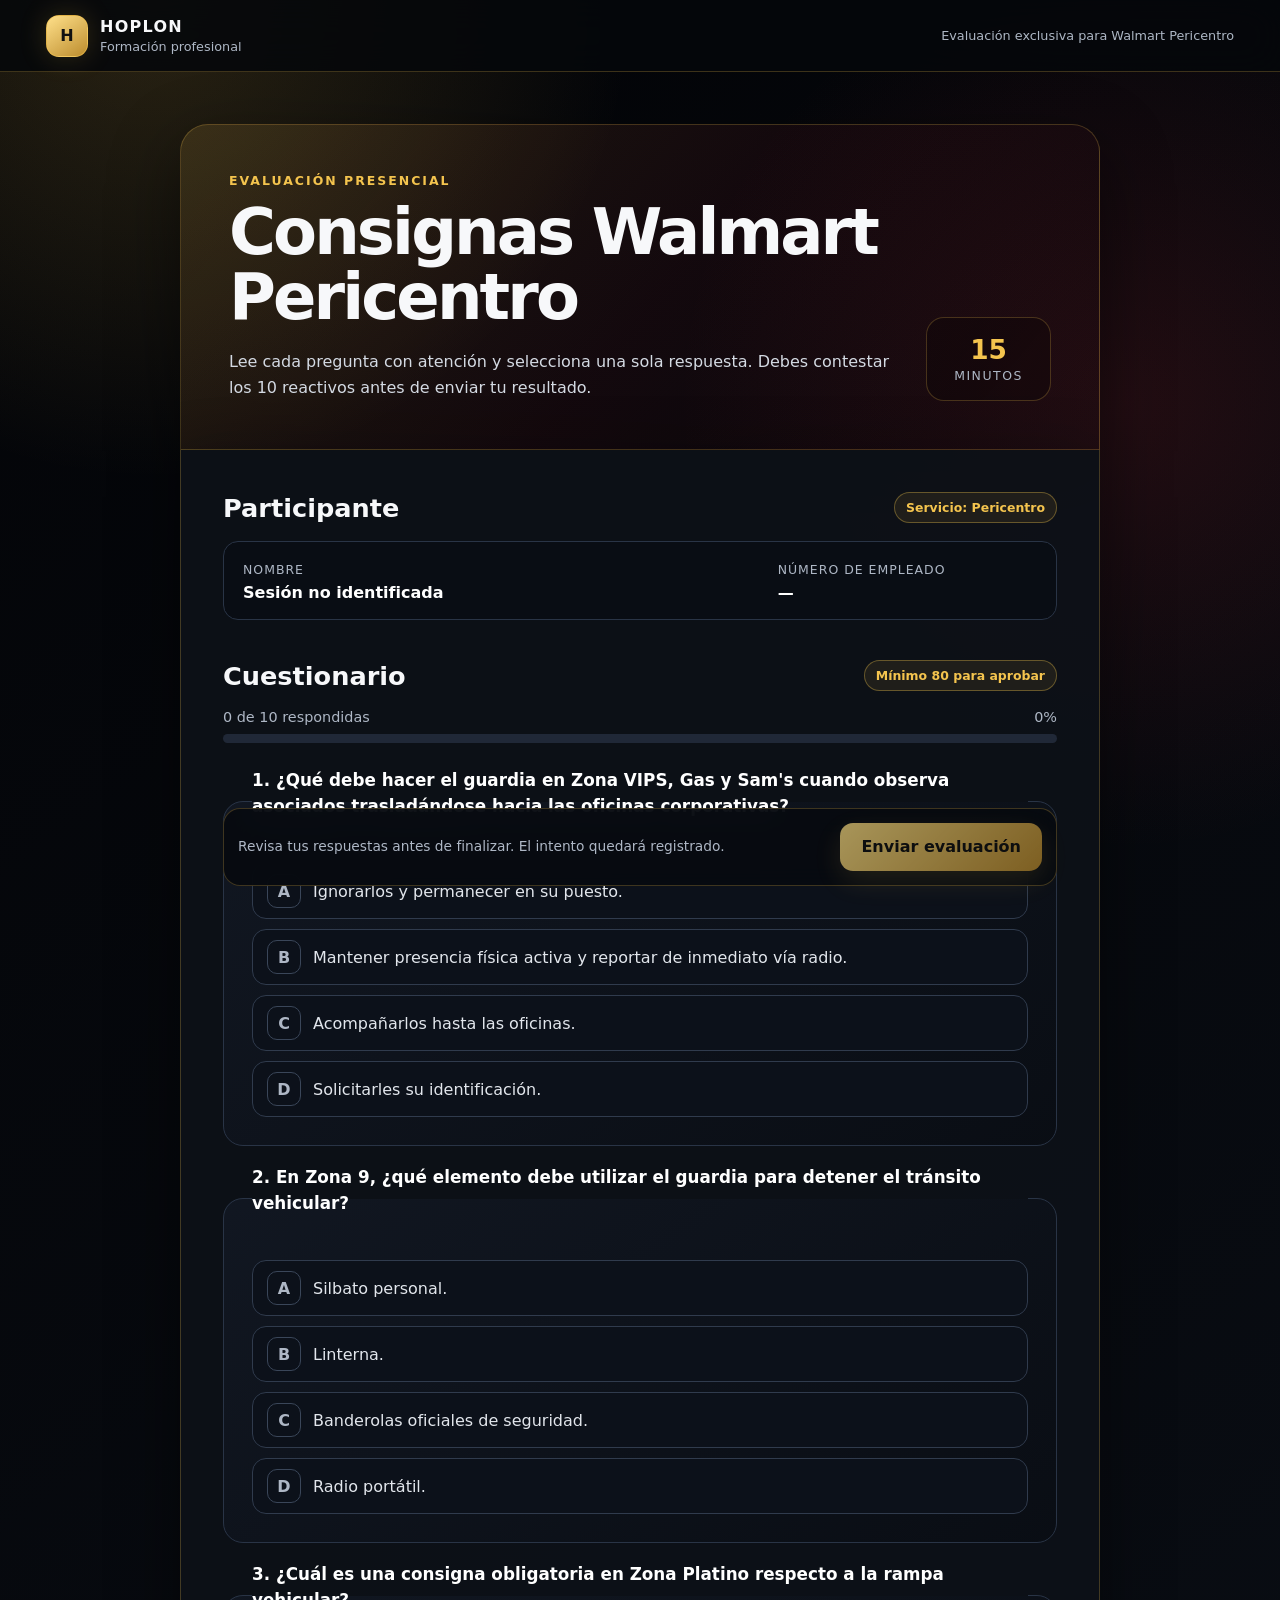
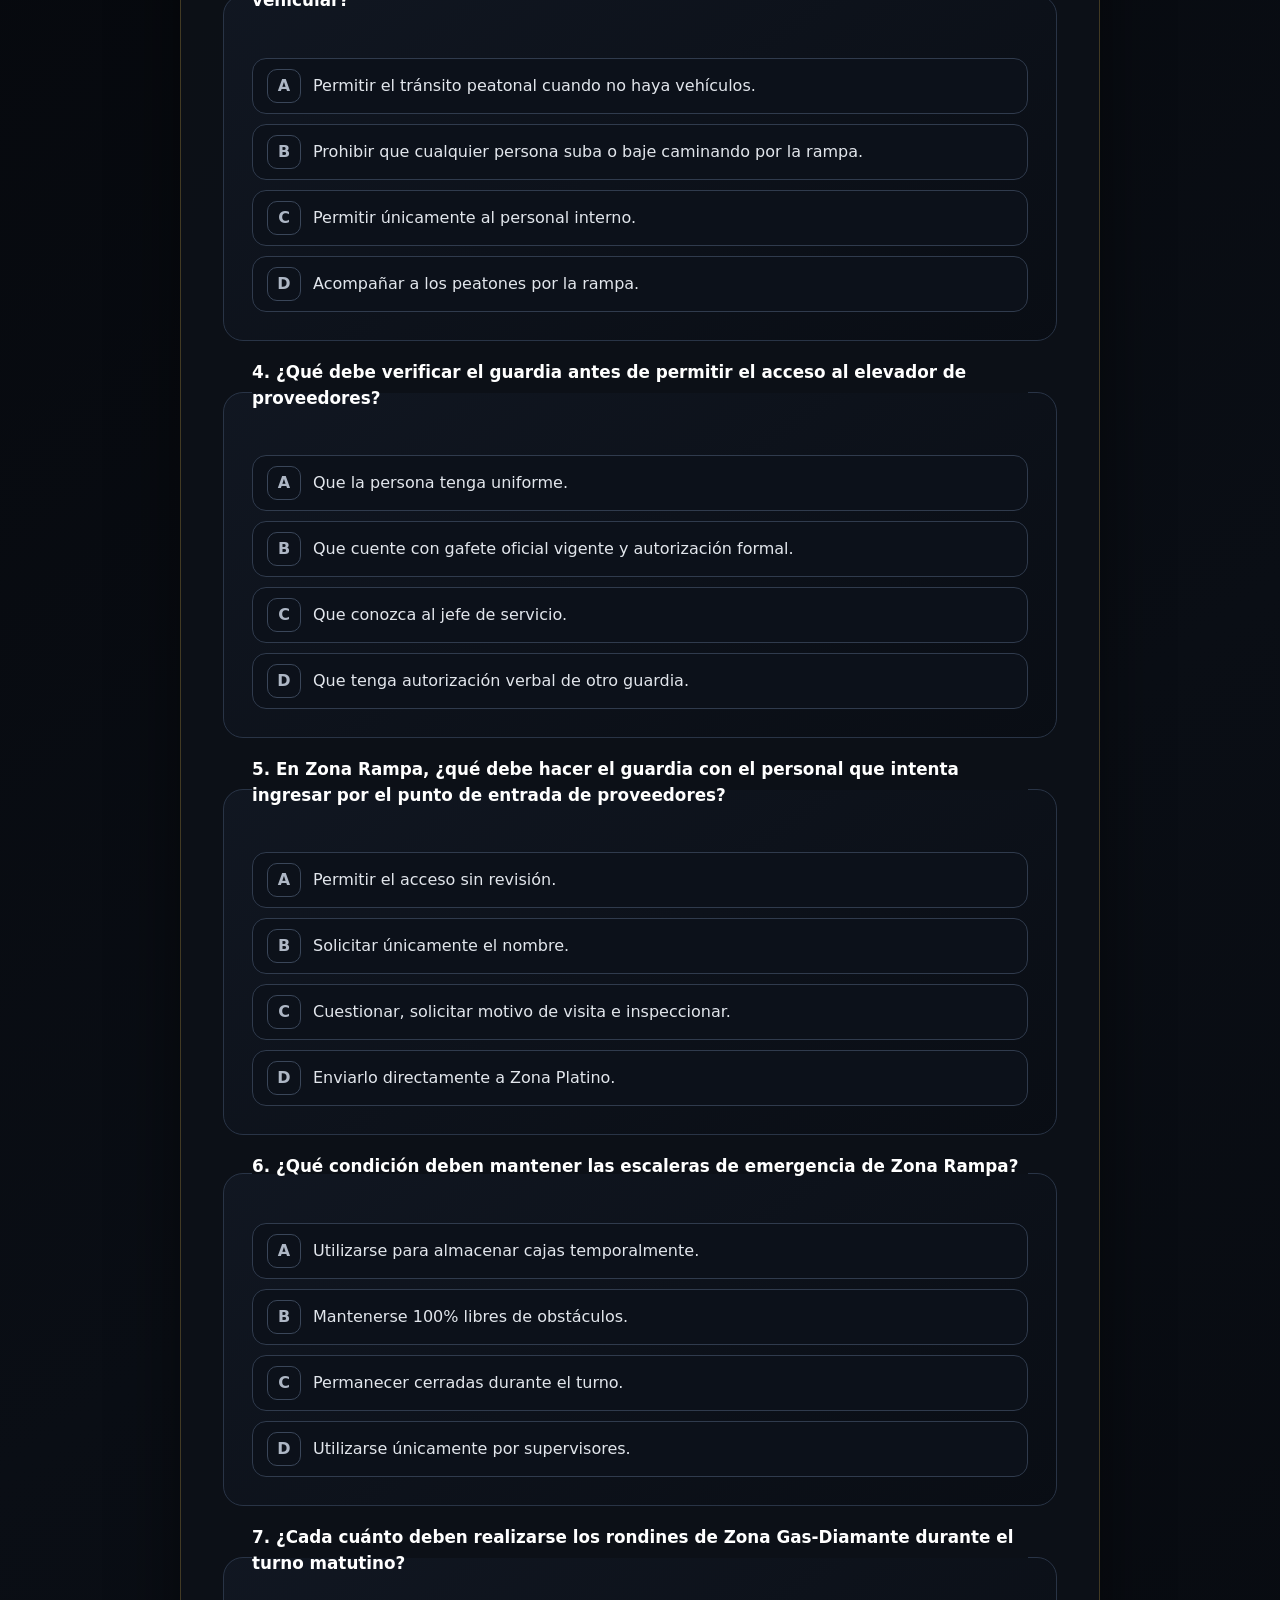
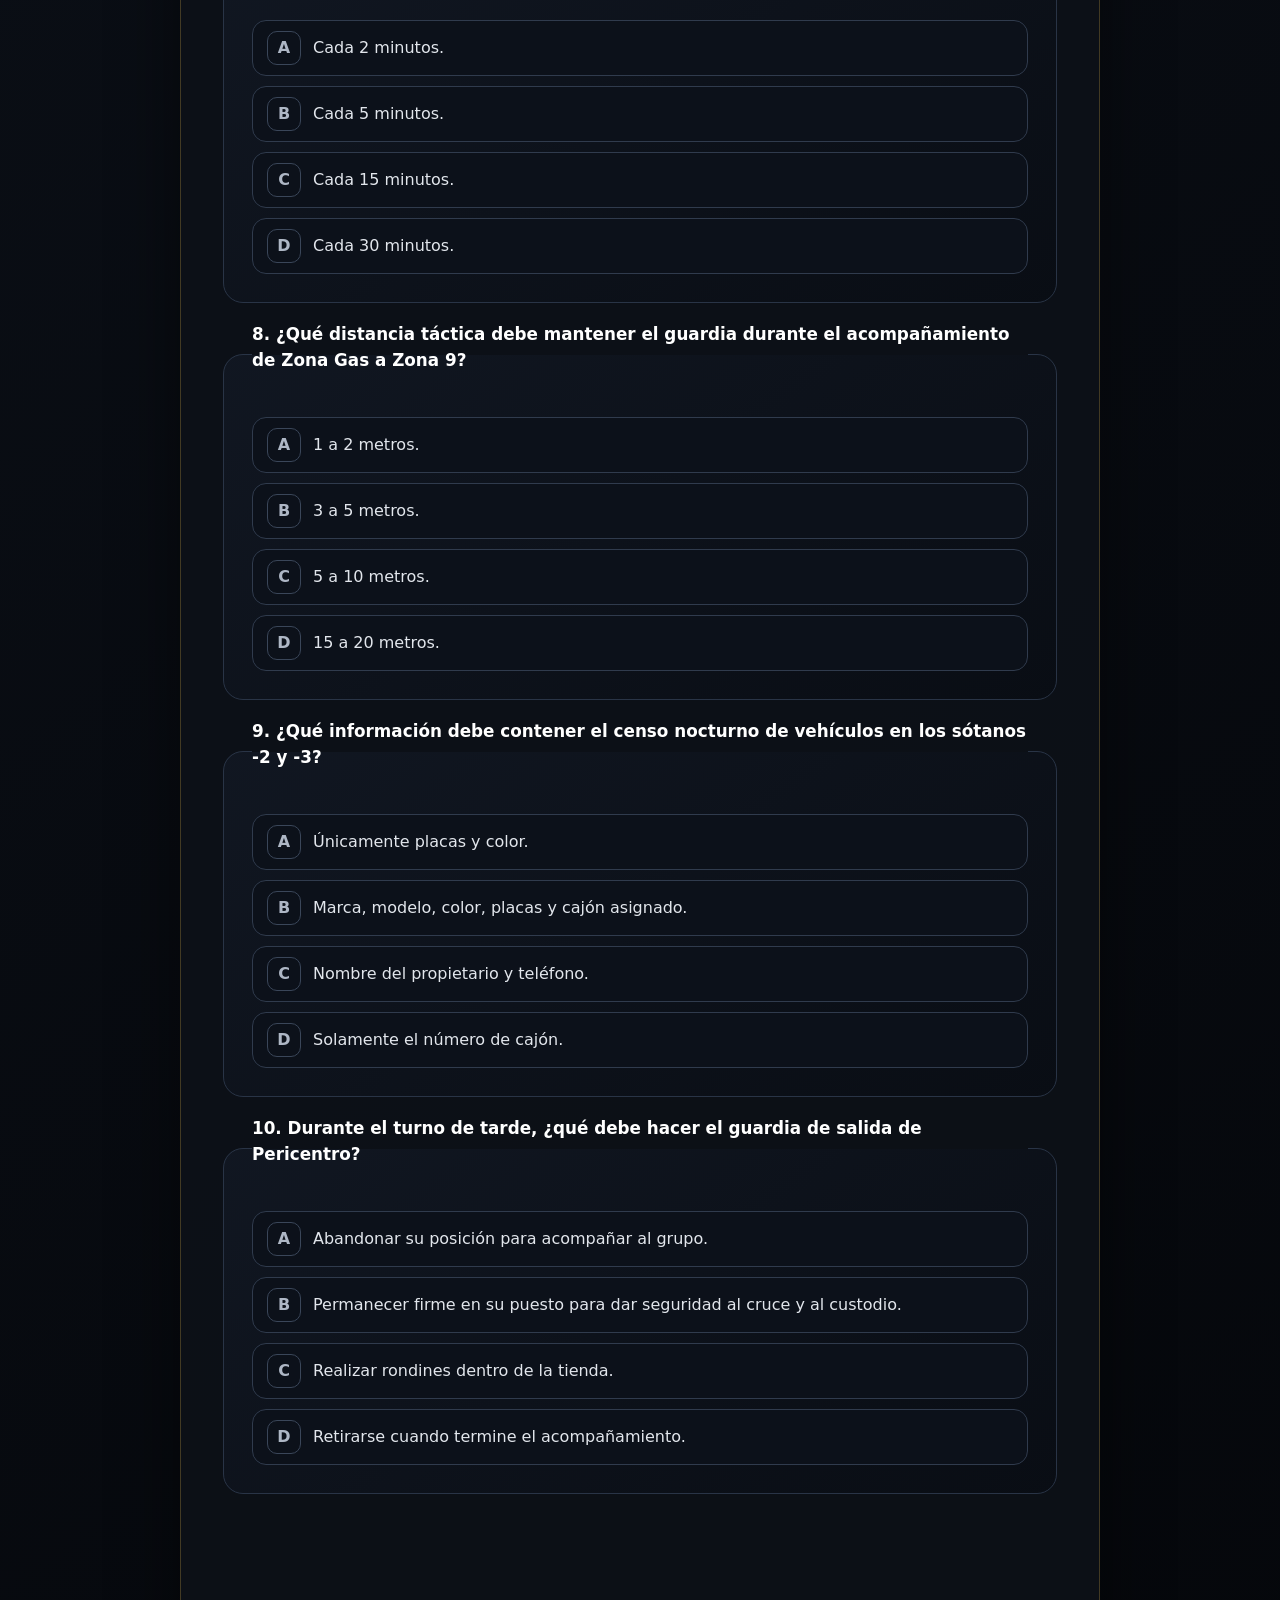
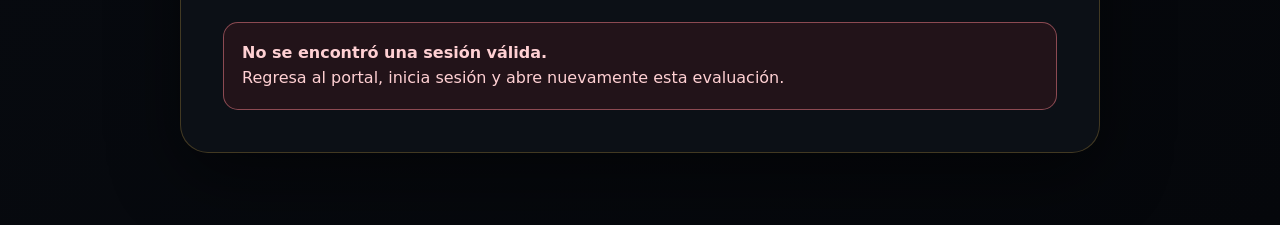
<file: evaluaciones/walmart-pericentro/index.html>
<!doctype html>
<html lang="es-MX">
<head>
  <meta charset="utf-8">
  <meta name="viewport" content="width=device-width, initial-scale=1">
  <meta name="description" content="Evaluación presencial de consignas específicas para Walmart Pericentro">
  <title>Evaluación presencial | Walmart Pericentro</title>
  <link rel="icon" type="image/svg+xml" href="data:image/svg+xml,%3Csvg xmlns='http://www.w3.org/2000/svg' viewBox='0 0 64 64'%3E%3Crect width='64' height='64' rx='14' fill='%23070a10'/%3E%3Cpath d='M18 17h28v8H27v7h17v8H27v15h-9z' fill='%23f4c44e'/%3E%3C/svg%3E">
  <style>
    :root {
      color-scheme: dark;
      --fondo: #05070b;
      --panel: rgba(13, 17, 24, .94);
      --texto: #f7f8fa;
      --muted: #aeb7c5;
      --dorado: #f4c44e;
      --dorado-2: #bd8d2e;
      --rojo: #c72b34;
      --borde: rgba(244, 196, 78, .23);
      --verde: #40d58d;
      --error: #ff8790;
      --radio: 20px;
      --sombra: 0 24px 70px rgba(0, 0, 0, .48);
    }
    * { box-sizing: border-box; }
    html { scroll-behavior: smooth; }
    body {
      margin: 0;
      min-height: 100vh;
      font-family: Inter, ui-sans-serif, system-ui, -apple-system, BlinkMacSystemFont, "Segoe UI", sans-serif;
      color: var(--texto);
      background:
        radial-gradient(circle at 12% 0%, rgba(244, 196, 78, .16), transparent 30rem),
        radial-gradient(circle at 88% 8%, rgba(199, 43, 52, .15), transparent 28rem),
        linear-gradient(145deg, #030407, #0a0e15 52%, #05070b);
    }
    body::before {
      content: "";
      position: fixed;
      inset: 0;
      pointer-events: none;
      opacity: .12;
      background-image: linear-gradient(rgba(255,255,255,.04) 1px, transparent 1px), linear-gradient(90deg, rgba(255,255,255,.04) 1px, transparent 1px);
      background-size: 38px 38px;
      mask-image: linear-gradient(to bottom, black, transparent 75%);
    }
    button, input { font: inherit; }
    .topbar {
      position: sticky;
      top: 0;
      z-index: 20;
      display: flex;
      align-items: center;
      justify-content: space-between;
      gap: 16px;
      min-height: 72px;
      padding: 12px clamp(18px, 4vw, 46px);
      border-bottom: 1px solid var(--borde);
      background: rgba(5, 7, 11, .88);
      backdrop-filter: blur(18px);
    }
    .marca { display: flex; align-items: center; gap: 12px; }
    .marca-sello {
      display: grid;
      place-items: center;
      width: 42px;
      height: 42px;
      border: 1px solid rgba(244, 196, 78, .55);
      border-radius: 13px;
      color: #111;
      background: linear-gradient(145deg, #ffe08a, #bd8d2e);
      font-weight: 900;
      box-shadow: 0 0 28px rgba(244, 196, 78, .18);
    }
    .marca strong { display: block; letter-spacing: .08em; }
    .marca small, .topbar > span { color: var(--muted); font-size: .8rem; }
    main {
      position: relative;
      width: min(100% - 28px, 920px);
      margin: clamp(24px, 5vw, 52px) auto 72px;
    }
    .hero {
      display: grid;
      grid-template-columns: 1fr auto;
      gap: 24px;
      align-items: end;
      padding: clamp(24px, 5vw, 48px);
      border: 1px solid var(--borde);
      border-radius: 28px 28px 0 0;
      background: linear-gradient(130deg, rgba(244, 196, 78, .12), rgba(199, 43, 52, .08) 52%, transparent);
      box-shadow: var(--sombra);
    }
    .eyebrow {
      margin: 0 0 12px;
      color: var(--dorado);
      font-size: .78rem;
      font-weight: 800;
      letter-spacing: .16em;
      text-transform: uppercase;
    }
    h1 {
      max-width: 690px;
      margin: 0;
      font-size: clamp(2rem, 5.8vw, 4rem);
      line-height: 1.02;
      letter-spacing: -.045em;
    }
    .hero p:last-child { max-width: 680px; margin: 18px 0 0; color: #d4dae3; line-height: 1.65; }
    .duracion {
      min-width: 125px;
      padding: 16px;
      border: 1px solid var(--borde);
      border-radius: 18px;
      background: rgba(0,0,0,.24);
      text-align: center;
    }
    .duracion strong { display: block; color: var(--dorado); font-size: 1.65rem; }
    .duracion span { color: var(--muted); font-size: .78rem; text-transform: uppercase; letter-spacing: .12em; }
    .formulario {
      padding: clamp(22px, 4vw, 42px);
      border: 1px solid var(--borde);
      border-top: 0;
      border-radius: 0 0 28px 28px;
      background: var(--panel);
      box-shadow: var(--sombra);
    }
    .seccion-encabezado { display: flex; align-items: center; justify-content: space-between; gap: 16px; margin: 0 0 18px; }
    h2 { margin: 0; font-size: clamp(1.25rem, 3vw, 1.6rem); }
    .etiqueta {
      padding: 7px 11px;
      border: 1px solid rgba(244, 196, 78, .34);
      border-radius: 999px;
      color: var(--dorado);
      background: rgba(244, 196, 78, .08);
      font-size: .78rem;
      font-weight: 800;
      white-space: nowrap;
    }
    .datos { display: grid; grid-template-columns: 1.4fr .75fr; gap: 16px; margin-bottom: 40px; }
    .participante {
      display: grid;
      grid-template-columns: 1.5fr .75fr;
      gap: 16px;
      margin-bottom: 40px;
      padding: 17px 19px;
      border: 1px solid #293446;
      border-radius: 15px;
      background: #090d14;
    }
    .participante span { color: var(--muted); font-size: .78rem; text-transform: uppercase; letter-spacing: .08em; }
    .participante strong { display: block; margin-top: 5px; color: #fff; }
    label.campo { display: grid; gap: 8px; color: #e9edf3; font-weight: 700; }
    input[type="text"] {
      width: 100%;
      min-height: 50px;
      padding: 12px 14px;
      border: 1px solid #334052;
      border-radius: 13px;
      outline: none;
      color: var(--texto);
      background: #090d14;
      transition: border-color .18s ease, box-shadow .18s ease;
    }
    input[type="text"]:focus { border-color: var(--dorado); box-shadow: 0 0 0 4px rgba(244, 196, 78, .11); }
    .progreso-texto { display: flex; justify-content: space-between; gap: 12px; margin-bottom: 9px; color: var(--muted); font-size: .9rem; }
    .progreso { height: 9px; margin-bottom: 24px; overflow: hidden; border-radius: 99px; background: #202837; }
    .progreso > span { display: block; width: 0; height: 100%; border-radius: inherit; background: linear-gradient(90deg, var(--rojo), var(--dorado)); transition: width .25s ease; }
    .preguntas { display: grid; gap: 18px; }
    fieldset {
      min-width: 0;
      margin: 0;
      padding: clamp(18px, 3.4vw, 28px);
      border: 1px solid #293446;
      border-radius: var(--radio);
      background: linear-gradient(145deg, rgba(17, 23, 34, .95), rgba(9, 13, 20, .95));
    }
    fieldset:focus-within { border-color: rgba(244, 196, 78, .58); }
    legend { width: 100%; padding: 0 0 16px; color: #fff; font-size: 1.05rem; font-weight: 800; line-height: 1.55; }
    .opciones { display: grid; gap: 10px; }
    .opcion { position: relative; cursor: pointer; }
    .opcion input { position: absolute; opacity: 0; pointer-events: none; }
    .opcion span {
      display: grid;
      grid-template-columns: 34px 1fr;
      align-items: center;
      gap: 12px;
      min-height: 54px;
      padding: 10px 14px;
      border: 1px solid #303b4d;
      border-radius: 14px;
      color: #e2e6ec;
      background: #0c111a;
      line-height: 1.45;
      transition: transform .16s ease, border-color .16s ease, background .16s ease;
    }
    .opcion span::before {
      content: attr(data-letra);
      display: grid;
      place-items: center;
      width: 32px;
      height: 32px;
      border: 1px solid #3a4659;
      border-radius: 10px;
      color: var(--muted);
      font-weight: 900;
    }
    .opcion:hover span { transform: translateY(-1px); border-color: rgba(244, 196, 78, .55); }
    .opcion input:focus-visible + span { outline: 3px solid rgba(244, 196, 78, .5); outline-offset: 2px; }
    .opcion input:checked + span { border-color: var(--dorado); color: #111; background: linear-gradient(135deg, #ffe28a, #d5a43e); font-weight: 750; }
    .opcion input:checked + span::before { border-color: rgba(0,0,0,.28); color: #111; background: rgba(255,255,255,.25); }
    .acciones {
      position: sticky;
      bottom: 14px;
      display: flex;
      align-items: center;
      justify-content: space-between;
      gap: 16px;
      margin-top: 28px;
      padding: 14px;
      border: 1px solid var(--borde);
      border-radius: 17px;
      background: rgba(7, 10, 16, .92);
      backdrop-filter: blur(16px);
    }
    .acciones p { margin: 0; color: var(--muted); font-size: .86rem; line-height: 1.45; }
    button {
      min-height: 48px;
      padding: 12px 21px;
      border: 0;
      border-radius: 13px;
      color: #111;
      background: linear-gradient(135deg, #ffe184, var(--dorado-2));
      box-shadow: 0 10px 30px rgba(244, 196, 78, .18);
      font-weight: 900;
      cursor: pointer;
      transition: transform .16s ease, filter .16s ease;
    }
    button:hover { transform: translateY(-1px); filter: brightness(1.06); }
    button:focus-visible { outline: 3px solid #fff; outline-offset: 3px; }
    button:disabled { cursor: wait; opacity: .65; transform: none; }
    .mensaje { display: none; margin-top: 22px; padding: 18px; border: 1px solid; border-radius: 15px; line-height: 1.55; }
    .mensaje.visible { display: block; }
    .mensaje.exito { border-color: rgba(64, 213, 141, .48); color: #bcf8da; background: rgba(64, 213, 141, .1); }
    .mensaje.error { border-color: rgba(255, 135, 144, .48); color: #ffd0d3; background: rgba(199, 43, 52, .12); }
    .mensaje a { color: inherit; font-weight: 800; }
    @media (max-width: 700px) {
      .topbar > span, .duracion { display: none; }
      .hero { grid-template-columns: 1fr; }
      .datos { grid-template-columns: 1fr; }
      .seccion-encabezado { align-items: flex-start; flex-direction: column; }
      .acciones { align-items: stretch; flex-direction: column; }
      button { width: 100%; }
    }
    @media (prefers-reduced-motion: reduce) { *, *::before, *::after { scroll-behavior: auto !important; transition: none !important; } }
  </style>
</head>
<body>
  <header class="topbar">
    <div class="marca">
      <div class="marca-sello" aria-hidden="true">H</div>
      <div><strong>HOPLON</strong><small>Formación profesional</small></div>
    </div>
    <span>Evaluación exclusiva para Walmart Pericentro</span>
  </header>
  <main>
    <section class="hero" aria-labelledby="titulo">
      <div>
        <p class="eyebrow">Evaluación presencial</p>
        <h1 id="titulo">Consignas Walmart Pericentro</h1>
        <p>Lee cada pregunta con atención y selecciona una sola respuesta. Debes contestar los 10 reactivos antes de enviar tu resultado.</p>
      </div>
      <div class="duracion" aria-label="Tiempo estimado de evaluación: 15 minutos"><strong>15</strong><span>minutos</span></div>
    </section>
    <section class="formulario">
      <form id="formEvaluacion" novalidate>
        <div class="seccion-encabezado"><h2>Participante</h2><span class="etiqueta">Servicio: Pericentro</span></div>
        <div class="participante" id="datosParticipante">
          <div><span>Nombre</span><strong id="nombreParticipante">Cargando…</strong></div>
          <div><span>Número de empleado</span><strong id="numeroParticipante">—</strong></div>
        </div>
        <div class="seccion-encabezado"><h2>Cuestionario</h2><span class="etiqueta">Mínimo 80 para aprobar</span></div>
        <div class="progreso-texto"><span id="textoProgreso">0 de 10 respondidas</span><span id="porcentajeProgreso">0%</span></div>
        <div class="progreso" aria-hidden="true"><span id="barraProgreso"></span></div>
        <div id="preguntas" class="preguntas"></div>
        <div class="acciones"><p>Revisa tus respuestas antes de finalizar. El intento quedará registrado.</p><button id="btnEnviar" type="submit">Enviar evaluación</button></div>
        <div id="mensaje" class="mensaje" role="status" aria-live="polite"></div>
      </form>
    </section>
  </main>
  <script>
    "use strict";
    const API_URL = "https://capacitacion-production-3120.up.railway.app/api/resultados";
    const PORTAL_URL = "https://galeam-create.github.io/portal-capacitacion-presencial/";
    const SERVICIO = "WALMART PERICENTRO";
    const CURSO = "Consignas específicas — Walmart Pericentro";
    const CALIFICACION_APROBATORIA = 80;
    const LETRAS = ["A", "B", "C", "D"];
    const parametros = new URLSearchParams(window.location.search);
    const PARTICIPANTE = {
      nombre: String(parametros.get("nombre") || "").trim().replace(/\s+/g, " ").toUpperCase(),
      numero_empleado: String(parametros.get("numero_empleado") || "").trim()
    };
    // Clave definitiva confirmada: B,C,B,B,C,B,B,C,B,B.
    const preguntas = [
      { texto: "¿Qué debe hacer el guardia en Zona VIPS, Gas y Sam's cuando observa asociados trasladándose hacia las oficinas corporativas?", opciones: ["Ignorarlos y permanecer en su puesto.", "Mantener presencia física activa y reportar de inmediato vía radio.", "Acompañarlos hasta las oficinas.", "Solicitarles su identificación."], correcta: 1 },
      { texto: "En Zona 9, ¿qué elemento debe utilizar el guardia para detener el tránsito vehicular?", opciones: ["Silbato personal.", "Linterna.", "Banderolas oficiales de seguridad.", "Radio portátil."], correcta: 2 },
      { texto: "¿Cuál es una consigna obligatoria en Zona Platino respecto a la rampa vehicular?", opciones: ["Permitir el tránsito peatonal cuando no haya vehículos.", "Prohibir que cualquier persona suba o baje caminando por la rampa.", "Permitir únicamente al personal interno.", "Acompañar a los peatones por la rampa."], correcta: 1 },
      { texto: "¿Qué debe verificar el guardia antes de permitir el acceso al elevador de proveedores?", opciones: ["Que la persona tenga uniforme.", "Que cuente con gafete oficial vigente y autorización formal.", "Que conozca al jefe de servicio.", "Que tenga autorización verbal de otro guardia."], correcta: 1 },
      { texto: "En Zona Rampa, ¿qué debe hacer el guardia con el personal que intenta ingresar por el punto de entrada de proveedores?", opciones: ["Permitir el acceso sin revisión.", "Solicitar únicamente el nombre.", "Cuestionar, solicitar motivo de visita e inspeccionar.", "Enviarlo directamente a Zona Platino."], correcta: 2 },
      { texto: "¿Qué condición deben mantener las escaleras de emergencia de Zona Rampa?", opciones: ["Utilizarse para almacenar cajas temporalmente.", "Mantenerse 100% libres de obstáculos.", "Permanecer cerradas durante el turno.", "Utilizarse únicamente por supervisores."], correcta: 1 },
      { texto: "¿Cada cuánto deben realizarse los rondines de Zona Gas-Diamante durante el turno matutino?", opciones: ["Cada 2 minutos.", "Cada 5 minutos.", "Cada 15 minutos.", "Cada 30 minutos."], correcta: 1 },
      { texto: "¿Qué distancia táctica debe mantener el guardia durante el acompañamiento de Zona Gas a Zona 9?", opciones: ["1 a 2 metros.", "3 a 5 metros.", "5 a 10 metros.", "15 a 20 metros."], correcta: 2 },
      { texto: "¿Qué información debe contener el censo nocturno de vehículos en los sótanos -2 y -3?", opciones: ["Únicamente placas y color.", "Marca, modelo, color, placas y cajón asignado.", "Nombre del propietario y teléfono.", "Solamente el número de cajón."], correcta: 1 },
      { texto: "Durante el turno de tarde, ¿qué debe hacer el guardia de salida de Pericentro?", opciones: ["Abandonar su posición para acompañar al grupo.", "Permanecer firme en su puesto para dar seguridad al cruce y al custodio.", "Realizar rondines dentro de la tienda.", "Retirarse cuando termine el acompañamiento."], correcta: 1 }
    ];
    const formulario = document.getElementById("formEvaluacion");
    const contenedor = document.getElementById("preguntas");
    const btnEnviar = document.getElementById("btnEnviar");
    const mensaje = document.getElementById("mensaje");
    const barra = document.getElementById("barraProgreso");
    const textoProgreso = document.getElementById("textoProgreso");
    const porcentajeProgreso = document.getElementById("porcentajeProgreso");

    function crearPregunta(pregunta, indice) {
      const fieldset = document.createElement("fieldset");
      const legend = document.createElement("legend");
      const opciones = document.createElement("div");
      legend.textContent = `${indice + 1}. ${pregunta.texto}`;
      opciones.className = "opciones";
      pregunta.opciones.forEach((texto, opcionIndice) => {
        const label = document.createElement("label");
        const input = document.createElement("input");
        const span = document.createElement("span");
        label.className = "opcion";
        input.type = "radio";
        input.name = `pregunta_${indice}`;
        input.value = String(opcionIndice);
        input.required = true;
        span.dataset.letra = LETRAS[opcionIndice];
        span.textContent = texto;
        label.append(input, span);
        opciones.append(label);
      });
      fieldset.append(legend, opciones);
      return fieldset;
    }

    preguntas.forEach((pregunta, indice) => contenedor.append(crearPregunta(pregunta, indice)));
    document.getElementById("nombreParticipante").textContent = PARTICIPANTE.nombre || "Sesión no identificada";
    document.getElementById("numeroParticipante").textContent = PARTICIPANTE.numero_empleado || "—";
    function respuestasSeleccionadas() { return preguntas.map((_, indice) => formulario.querySelector(`input[name="pregunta_${indice}"]:checked`)); }
    function actualizarProgreso() {
      const respondidas = respuestasSeleccionadas().filter(Boolean).length;
      const porcentaje = Math.round((respondidas / preguntas.length) * 100);
      textoProgreso.textContent = `${respondidas} de ${preguntas.length} respondidas`;
      porcentajeProgreso.textContent = `${porcentaje}%`;
      barra.style.width = `${porcentaje}%`;
    }
    function mostrarMensaje(tipo, contenido) {
      mensaje.className = `mensaje visible ${tipo}`;
      mensaje.innerHTML = contenido;
      mensaje.scrollIntoView({ behavior: "smooth", block: "center" });
    }
    if (!PARTICIPANTE.nombre || !PARTICIPANTE.numero_empleado) {
      btnEnviar.disabled = true;
      mostrarMensaje("error", "<strong>No se encontró una sesión válida.</strong><br>Regresa al portal, inicia sesión y abre nuevamente esta evaluación.");
    }
    formulario.addEventListener("change", actualizarProgreso);
    formulario.addEventListener("submit", async (evento) => {
      evento.preventDefault();
      mensaje.className = "mensaje";
      if (!formulario.reportValidity()) return;
      const seleccionadas = respuestasSeleccionadas();
      const primeraSinResponder = seleccionadas.findIndex(respuesta => !respuesta);
      if (primeraSinResponder !== -1) {
        mostrarMensaje("error", `Falta responder la pregunta ${primeraSinResponder + 1}.`);
        contenedor.children[primeraSinResponder].scrollIntoView({ behavior: "smooth", block: "center" });
        return;
      }
      let correctas = 0;
      const incorrectas = [];
      preguntas.forEach((pregunta, indice) => {
        const elegida = Number(seleccionadas[indice].value);
        if (elegida === pregunta.correcta) { correctas += 1; return; }
        incorrectas.push({
          numero: indice + 1,
          pregunta: pregunta.texto,
          respuesta_usuario: `${LETRAS[elegida]}) ${pregunta.opciones[elegida]}`,
          respuesta_correcta: `${LETRAS[pregunta.correcta]}) ${pregunta.opciones[pregunta.correcta]}`
        });
      });
      const calificacion = Math.round((correctas / preguntas.length) * 100);
      const aprobado = calificacion >= CALIFICACION_APROBATORIA;
      const datos = {
        nombre: PARTICIPANTE.nombre,
        numero_empleado: PARTICIPANTE.numero_empleado,
        servicio: SERVICIO,
        curso: CURSO,
        modalidad: "PRESENCIAL",
        calificacion,
        calificacion_maxima: 100,
        total_preguntas: preguntas.length,
        respuestas_incorrectas: incorrectas,
        aprobado
      };
      btnEnviar.disabled = true;
      btnEnviar.textContent = "Guardando resultado…";
      try {
        const respuesta = await fetch(API_URL, { method: "POST", headers: { "Content-Type": "application/json" }, body: JSON.stringify(datos) });
        const resultado = await respuesta.json().catch(() => ({}));
        if (!respuesta.ok) throw new Error(resultado.mensaje || resultado.error || "No fue posible guardar el resultado.");
        Array.from(formulario.elements).forEach(control => { control.disabled = true; });
        mostrarMensaje(aprobado ? "exito" : "error", `<strong>Resultado registrado correctamente.</strong><br>Calificación: ${calificacion} / 100<br>Estado: ${aprobado ? "Aprobado" : "No aprobado"}<br>Intento: ${resultado.intento || "registrado"}<br><br><a href="${PORTAL_URL}">Volver al portal de capacitación</a>`);
      } catch (error) {
        mostrarMensaje("error", `<strong>No se pudo guardar el resultado.</strong><br>${String(error.message || error)}<br>Conservamos tus respuestas; revisa tu conexión e intenta nuevamente.`);
        btnEnviar.disabled = false;
        btnEnviar.textContent = "Reintentar envío";
      }
    });
    actualizarProgreso();
  </script>
</body>
</html>
</file>
<file: capacitacion-normal/walmart-central-documentos/styles.css>
:root{--navy:#071226;--navy2:#0c2145;--blue:#1467b3;--red:#d71920;--gold:#d9b35b;--white:#f7f9fc;--muted:#b9c6d8;--panel:rgba(10,28,56,.9);--line:rgba(255,255,255,.16);--ok:#39c487;--bad:#ff6b6b}*{box-sizing:border-box}html{scroll-behavior:smooth}body{margin:0;min-height:100vh;color:var(--white);font-family:Inter,Segoe UI,Arial,sans-serif;background:var(--navy)}.background{position:fixed;inset:0;background:radial-gradient(circle at 78% 18%,rgba(20,103,179,.35),transparent 31%),linear-gradient(135deg,rgba(7,18,38,.98),rgba(8,33,67,.96)),url('assets/edificio.jpeg') center/cover;z-index:-1}.topbar{height:84px;padding:14px clamp(18px,4vw,64px);display:flex;align-items:center;justify-content:space-between;border-bottom:1px solid var(--line);background:rgba(4,13,29,.86);backdrop-filter:blur(12px);position:sticky;top:0;z-index:10}.brand img{width:190px;max-height:54px;object-fit:contain}.course-status{width:min(350px,45vw);font-size:.82rem;color:var(--muted);text-align:right}.progress{height:6px;margin-top:8px;background:rgba(255,255,255,.12);border-radius:99px;overflow:hidden}.progress span{display:block;height:100%;width:0;background:linear-gradient(90deg,var(--red),var(--gold));transition:width .35s ease}main{width:min(1180px,calc(100% - 32px));margin:0 auto}.screen{display:none;min-height:calc(100vh - 180px);padding:clamp(36px,6vw,82px) clamp(8px,3vw,36px) 100px;animation:enter .35s ease}.screen.active{display:block}.cover.active{display:grid;grid-template-columns:1.2fr .8fr;align-items:center;gap:clamp(28px,5vw,72px)}@keyframes enter{from{opacity:0;transform:translateY(12px)}to{opacity:1;transform:none}}h1,h2,h3,p{margin-top:0}h1{font-size:clamp(2.7rem,6vw,5.7rem);line-height:.96;letter-spacing:-.045em;max-width:850px;margin-bottom:18px}h2{font-size:clamp(2.1rem,4.4vw,4.3rem);line-height:1.02;letter-spacing:-.035em;margin-bottom:40px}h3{font-size:1.2rem;color:#fff;margin-bottom:14px}p,li,td{line-height:1.65}.eyebrow{color:var(--gold);font-weight:800;letter-spacing:.16em;text-transform:uppercase;font-size:.78rem}.site-name{font-size:clamp(1.6rem,3vw,2.7rem);font-weight:800;color:#78b8ee}.intro{color:var(--muted);font-size:1.12rem;max-width:680px}.cover-photo{width:100%;height:min(58vh,520px);object-fit:cover;border-radius:28px;box-shadow:0 30px 90px rgba(0,0,0,.48);border:1px solid var(--line)}button,.link-button{border:0;border-radius:12px;padding:14px 22px;font:inherit;font-weight:800;cursor:pointer;text-decoration:none;display:inline-flex;align-items:center;justify-content:center;transition:transform .15s,filter .15s}button:hover,.link-button:hover{transform:translateY(-1px);filter:brightness(1.08)}.primary{background:linear-gradient(135deg,#1778c9,#0e4f91);color:white;box-shadow:0 10px 30px rgba(0,74,145,.28)}.secondary{background:rgba(255,255,255,.09);color:white;border:1px solid var(--line)}.cover .primary{margin-top:18px}.topic-list{display:grid;grid-template-columns:repeat(2,1fr);gap:10px 38px;counter-reset:topic;list-style:none;padding:0}.topic-list li{padding:16px 18px;border-bottom:1px solid var(--line);font-weight:650}.topic-list li:before{counter-increment:topic;content:counter(topic,decimal-leading-zero);color:var(--gold);margin-right:15px}.two-columns,.three-columns,.policy-grid{display:grid;gap:18px}.two-columns{grid-template-columns:repeat(2,1fr)}.three-columns{grid-template-columns:repeat(3,1fr)}.policy-grid{grid-template-columns:repeat(2,1fr)}article,.quiz-card{background:var(--panel);border:1px solid var(--line);border-radius:18px;padding:clamp(20px,3vw,32px);box-shadow:0 16px 44px rgba(0,0,0,.2)}ul{padding-left:20px;margin-bottom:0}li+li{margin-top:9px}.table-wrap{overflow:auto;border-radius:18px;border:1px solid var(--line);background:var(--panel)}table{border-collapse:collapse;width:100%;min-width:760px}th,td{text-align:left;padding:18px;border-bottom:1px solid var(--line)}th{background:#0c3b6c;color:white}tr:last-child td{border-bottom:0}.visual-copy{display:grid;grid-template-columns:1.1fr .9fr;gap:36px;align-items:center}.visual-copy img{width:100%;max-height:520px;object-fit:cover;border-radius:22px}.timeline{display:grid;grid-template-columns:repeat(4,1fr);gap:15px}.timeline time{display:block;color:var(--gold);font-size:1.14rem;font-weight:900;margin-bottom:10px}.timeline article{padding:24px}.quiz{max-width:900px;margin:auto}.quiz-card{margin-bottom:18px}.quiz-card legend{font-weight:800;font-size:1.06rem;padding:0 0 14px}.option{display:flex;gap:12px;align-items:flex-start;padding:11px;border-radius:9px;cursor:pointer}.option:hover{background:rgba(255,255,255,.06)}.option input{margin-top:5px;accent-color:var(--blue)}.form-message{margin-top:16px;color:var(--bad);font-weight:750}.result{text-align:center}.result-box{max-width:650px;margin:0 auto;background:var(--panel);border:1px solid var(--line);padding:50px 28px;border-radius:24px}.result-box img{width:92px;height:92px;object-fit:contain}.score{font-size:5rem;font-weight:900;color:var(--gold);line-height:1;margin:20px}.score small{font-size:1.25rem;color:var(--muted)}.result-box .primary,.result-box .secondary{margin:8px}.course-nav{position:fixed;left:0;right:0;bottom:0;padding:14px clamp(18px,4vw,64px);display:flex;justify-content:space-between;background:rgba(4,13,29,.92);border-top:1px solid var(--line);backdrop-filter:blur(12px);z-index:10}.course-nav[hidden]{display:none}@media(max-width:850px){.cover.active,.visual-copy{grid-template-columns:1fr}.cover-photo{height:280px;order:-1}.three-columns,.timeline{grid-template-columns:1fr 1fr}.topbar{height:74px}.brand img{width:142px}.screen{min-height:calc(100vh - 160px)}}@media(max-width:600px){main{width:min(100% - 22px,1180px)}.screen{padding-top:30px}.two-columns,.three-columns,.policy-grid,.timeline,.topic-list{grid-template-columns:1fr}h1{font-size:2.8rem}h2{font-size:2.25rem;margin-bottom:26px}.topbar{padding-inline:12px}.course-status{width:44vw}.course-status span{display:none}.course-nav button{min-width:112px;padding:12px 16px}.cover-photo{height:220px}.result-box{padding:36px 16px}}
</file>
<file: capacitacion-normal/walmart-diamante/assets/curso.css>
:root{font-family:Arial,Helvetica,sans-serif;color:#243f69;background:#f7f9fc;color-scheme:light;font-size:16px}*{box-sizing:border-box}[hidden]{display:none!important}body{margin:0}button{font:inherit;cursor:pointer}button:focus-visible{outline:3px solid #d89c26;outline-offset:5px}main{height:calc(100dvh - 76px);height:calc(100svh - 76px)}.page{height:100%;overflow-y:auto;overscroll-behavior-y:contain;touch-action:pan-y;background:linear-gradient(135deg,#fff 60%,#eaf0f8)}.page-inner{max-width:1160px;margin:auto;padding:clamp(24px,5vw,72px)}.eyebrow{text-transform:uppercase;letter-spacing:.12em;font-size:.8rem;font-weight:700;color:#526b89;margin:0 0 20px}h1{font-size:clamp(1.9rem,4vw,3.7rem);line-height:1.1;margin:0 0 32px;text-wrap:balance;overflow-wrap:anywhere}h3{font-size:1.2rem;line-height:1.35;margin:28px 0 10px}p{font-size:clamp(1rem,1.6vw,1.22rem);line-height:1.65;margin:0 0 22px;overflow-wrap:anywhere}.text-content{max-width:900px}.text-content p{border-left:3px solid #b4c8e0;padding-left:20px}.cover{background:linear-gradient(125deg,#172e50,#284974 72%,#557eaa);color:white}.cover .page-inner{padding-top:clamp(40px,12vh,130px)}.cover h1{font-size:clamp(2.6rem,7vw,6rem);max-width:900px;line-height:1.03}.cover .eyebrow,.cover .hint{color:#d2deed}.service{font-size:clamp(1.5rem,3vw,2.5rem);border-left:6px solid #a7bfdc;padding-left:20px}.service strong{display:inline-block}.date{font-size:1rem}.hint{font-size:.9rem;color:#526b89}.start{background:white;border:0;border-radius:8px;color:#243f69;padding:16px 24px;font-weight:bold}.navigation{height:76px;position:fixed;bottom:0;left:0;right:0;display:flex;align-items:center;justify-content:space-between;gap:12px;padding:12px clamp(12px,4vw,60px);background:#fff;border-top:1px solid #dae3ef;z-index:5;padding-bottom:max(12px,env(safe-area-inset-bottom))}.navigation button{border:0;background:#edf2f8;color:#243f69;font-size:.95rem;font-weight:bold;border-radius:6px;padding:14px}.navigation button:disabled{opacity:.35;cursor:default}#counter{white-space:nowrap;font-size:.9rem}.toc{display:grid;grid-template-columns:1fr 1fr;gap:0 40px;margin:0;padding-left:24px}.toc li{padding:0 0 12px}.toc button{border:0;background:transparent;text-align:left;line-height:1.4;color:#243f69;padding:7px;font-size:1rem}.toc button:hover{text-decoration:underline}.requirements{display:grid;grid-template-columns:1fr 1fr;gap:20px}.requirements article{padding:22px;background:#edf2f8;border-top:3px solid #527ba8}.requirements h3{margin-top:0}.requirements p{font-size:1rem;margin-bottom:12px}.action{color:#304b6d}.pending{padding:24px;border-left:4px solid #527ba8;background:#eaf0f7}.infographic{display:block;padding:0;border:0;background:transparent;margin:0 auto 16px;max-width:100%}.infographic img{display:block;width:auto;max-width:100%;max-height:900px;height:auto}.infographic:focus-visible{outline-offset:3px}dialog{border:0;padding:20px;width:min(96vw,1200px);max-height:94dvh;overflow:auto;border-radius:8px;background:#fff}dialog::backdrop{background:#071325d9}dialog img{display:block;width:100%;height:auto}#close-viewer{position:sticky;top:0;display:block;margin-left:auto;padding:12px 20px;border:0;background:#243f69;color:white;border-radius:5px;z-index:1}@media(max-width:650px){.page-inner{padding:26px 20px 40px}.toc,.requirements{grid-template-columns:1fr}.cover .page-inner{padding-top:55px}h1{margin-bottom:25px}.navigation button{padding:12px 10px;font-size:.85rem}.text-content p{padding-left:14px}dialog{padding:10px}}@media(prefers-reduced-motion:no-preference){.page-inner{animation:appear .18s ease-out}@keyframes appear{from{opacity:.6}to{opacity:1}}}
</file>
<file: capacitacion-normal/walmart-diamante/assets/examen.css>
[hidden]{display:none!important}#diamante-exam{max-width:900px;color:#243f69}#diamante-exam fieldset{border:1px solid #c9d5e4;border-radius:10px;margin:24px 0;padding:20px;background:#fff}#diamante-exam legend{font-weight:700;font-size:1.1rem;line-height:1.5;padding:0 6px}#diamante-exam label{display:flex;gap:12px;align-items:flex-start;padding:14px;margin:8px 0;background:#f0f4f9;border:1px solid transparent;border-radius:6px;line-height:1.5;cursor:pointer}#diamante-exam label:has(input:checked){border-color:#315c91;background:#e1ecf9}#diamante-exam input{margin-top:5px;flex-shrink:0;accent-color:#243f69}#diamante-exam button{padding:14px 20px;background:#243f69;color:white;border:0;border-radius:6px;font-size:1rem;font-weight:700;cursor:pointer}#diamante-exam button:focus-visible,#diamante-exam input:focus-visible{outline:3px solid #d2aa4e;outline-offset:4px}#exam-clock{position:sticky;top:0;background:#243f69;color:white;padding:10px 18px;width:fit-content;border-radius:5px;z-index:2;font-weight:bold}#exam-score{font-size:1.4rem}#exam-result{padding:24px;background:#e5eef8;border-radius:8px}.exam-only{margin:0;background:#f4f7fb;font-family:Arial,sans-serif;color:#243f69;line-height:1.6}.exam-only main{max-width:960px;margin:auto;padding:32px 22px 60px}.exam-only h1{font-size:clamp(1.8rem,4vw,3rem);line-height:1.15}.exam-only a{color:#243f69}.exam-only .eyebrow{margin-top:30px;font-size:.9rem;text-transform:uppercase;letter-spacing:.1em}@media(max-width:600px){#diamante-exam fieldset{padding:12px}#diamante-exam label{padding:12px 8px}}
</file>
<file: capacitacion-normal/walmart-la-naranja/styles.css>
:root{
  --navy:#17264d;
  --blue:#0c76b8;
  --gold:#d2a21b;
  --bg:#f4f7fb;
  --card:#ffffff;
  --text:#1d2430;
  --muted:#667085;
  --border:#d9e1ec;
  --ok:#137a43;
  --bad:#b42318;
}
*{box-sizing:border-box}
html,body{margin:0;padding:0;background:var(--bg);color:var(--text);font-family:Inter,system-ui,-apple-system,Segoe UI,Roboto,Arial,sans-serif}
body{min-height:100vh}
.course-shell{width:min(1050px,94vw);margin:0 auto;padding:24px 0 40px}
.topbar{display:flex;gap:24px;justify-content:space-between;align-items:flex-end;margin-bottom:18px}
.eyebrow{margin:0 0 6px;font-size:.78rem;font-weight:800;letter-spacing:.13em;color:var(--blue)}
h1{margin:0;color:var(--navy);font-size:clamp(1.6rem,3vw,2.55rem);line-height:1.05}
h2{margin:.2rem 0 1rem;color:var(--navy);font-size:clamp(1.45rem,2.5vw,2.15rem)}
h3{color:var(--navy);margin:1rem 0 .45rem}
p,li{line-height:1.55}
.progress-wrap{min-width:180px;color:var(--muted);font-size:.9rem}
.progress{height:8px;background:#e5eaf1;border-radius:999px;overflow:hidden;margin-top:7px}
#progressBar{height:100%;width:0;background:linear-gradient(90deg,var(--blue),var(--navy));transition:width .25s ease}
.course-card{background:var(--card);border:1px solid var(--border);border-radius:20px;box-shadow:0 14px 38px rgba(23,38,77,.08);padding:clamp(22px,4vw,42px);min-height:560px}
.hero{display:grid;gap:18px;align-content:center;min-height:470px;text-align:center}
.hero-badge{width:92px;height:92px;border-radius:50%;background:linear-gradient(145deg,var(--navy),var(--blue));display:grid;place-items:center;color:#fff;font-size:2.6rem;margin:0 auto}
.hero h2{font-size:clamp(2rem,5vw,4rem);margin:0}
.hero .date{color:var(--muted);font-weight:700}
.grid{display:grid;grid-template-columns:repeat(2,minmax(0,1fr));gap:18px}
.panel{border:1px solid var(--border);border-radius:16px;padding:18px;background:#fbfdff}
.panel.accent{border-top:4px solid var(--gold)}
.panel.blue{border-top:4px solid var(--blue)}
.table-wrap{overflow:auto}
table{width:100%;border-collapse:collapse;margin-top:12px}
th,td{border:1px solid var(--border);padding:12px;text-align:left;vertical-align:top}
th{background:var(--navy);color:#fff}
.callout{margin-top:18px;padding:14px 16px;border-left:4px solid var(--gold);background:#fff9e9;border-radius:10px}
.nav-row{display:flex;justify-content:space-between;gap:12px;margin-top:18px}
.btn{appearance:none;border:0;border-radius:12px;padding:12px 18px;font-weight:800;cursor:pointer;font-size:.98rem}
.btn:disabled{opacity:.45;cursor:not-allowed}
.primary{background:var(--navy);color:#fff}
.secondary{background:#e8edf5;color:var(--navy)}
.quiz-question{border:1px solid var(--border);border-radius:14px;padding:16px;margin:14px 0}
.quiz-question p{font-weight:800;margin-top:0}
.option{display:block;padding:8px 10px;border-radius:9px}
.option:hover{background:#f4f7fb}
.result{margin:18px 0;padding:16px;border-radius:12px;font-weight:800}
.result.ok{background:#eaf8ef;color:var(--ok)}
.result.bad{background:#fff0ee;color:var(--bad)}
.hidden{display:none}
.small{color:var(--muted);font-size:.9rem}
.contact-grid{display:grid;grid-template-columns:repeat(2,minmax(0,1fr));gap:16px}
.contact{padding:18px;border-radius:14px;background:#f8fbff;border:1px solid var(--border);text-align:center}
.contact strong{display:block;color:var(--navy);font-size:1.1rem}
.contact span{display:block;color:var(--blue);font-size:1.35rem;font-weight:900;margin-top:5px}
@media (max-width:760px){
  .topbar{display:block}
  .progress-wrap{margin-top:16px}
  .grid,.contact-grid{grid-template-columns:1fr}
  .course-card{min-height:auto}
  .nav-row{position:sticky;bottom:0;background:rgba(244,247,251,.95);padding:10px 0}
}
</file>
<file: evaluaciones/walmart-diamante/examen.css>
[hidden]{display:none!important}#net-exam{max-width:900px;color:#243f69}#net-exam fieldset{border:1px solid #c9d5e4;border-radius:10px;margin:24px 0;padding:20px;background:#fff}#net-exam legend{font-weight:700;font-size:1.1rem;line-height:1.5;padding:0 6px}#net-exam label{display:flex;gap:12px;align-items:flex-start;padding:14px;margin:8px 0;background:#f0f4f9;border:1px solid transparent;border-radius:6px;line-height:1.5;cursor:pointer}#net-exam label:has(input:checked){border-color:#315c91;background:#e1ecf9}#net-exam input{margin-top:5px;flex-shrink:0;accent-color:#243f69}#net-exam button{padding:14px 20px;background:#243f69;color:white;border:0;border-radius:6px;font-size:1rem;font-weight:700;cursor:pointer}#net-exam button:focus-visible,#net-exam input:focus-visible{outline:3px solid #d2aa4e;outline-offset:4px}#exam-clock{position:sticky;top:0;background:#243f69;color:white;padding:10px 18px;width:fit-content;border-radius:5px;z-index:2;font-weight:bold}#exam-score{font-size:1.4rem}#exam-result{padding:24px;background:#e5eef8;border-radius:8px}.exam-only{margin:0;background:#f4f7fb;font-family:Arial,sans-serif;color:#243f69;line-height:1.6}.exam-only main{max-width:960px;margin:auto;padding:32px 22px 60px}.exam-only h1{font-size:clamp(1.8rem,4vw,3rem);line-height:1.15}.exam-only a{color:#243f69}.exam-only .eyebrow{margin-top:30px;font-size:.9rem;text-transform:uppercase;letter-spacing:.1em}@media(max-width:600px){#net-exam fieldset{padding:12px}#net-exam label{padding:12px 8px}}
</file>
<file: evaluaciones/walmart-net-vet/examen.css>
[hidden]{display:none!important}#net-exam{max-width:900px;color:#243f69}#net-exam fieldset{border:1px solid #c9d5e4;border-radius:10px;margin:24px 0;padding:20px;background:#fff}#net-exam legend{font-weight:700;font-size:1.1rem;line-height:1.5;padding:0 6px}#net-exam label{display:flex;gap:12px;align-items:flex-start;padding:14px;margin:8px 0;background:#f0f4f9;border:1px solid transparent;border-radius:6px;line-height:1.5;cursor:pointer}#net-exam label:has(input:checked){border-color:#315c91;background:#e1ecf9}#net-exam input{margin-top:5px;flex-shrink:0;accent-color:#243f69}#net-exam button{padding:14px 20px;background:#243f69;color:white;border:0;border-radius:6px;font-size:1rem;font-weight:700;cursor:pointer}#net-exam button:focus-visible,#net-exam input:focus-visible{outline:3px solid #d2aa4e;outline-offset:4px}#exam-clock{position:sticky;top:0;background:#243f69;color:white;padding:10px 18px;width:fit-content;border-radius:5px;z-index:2;font-weight:bold}#exam-score{font-size:1.4rem}#exam-result{padding:24px;background:#e5eef8;border-radius:8px}.exam-only{margin:0;background:#f4f7fb;font-family:Arial,sans-serif;color:#243f69;line-height:1.6}.exam-only main{max-width:960px;margin:auto;padding:32px 22px 60px}.exam-only h1{font-size:clamp(1.8rem,4vw,3rem);line-height:1.15}.exam-only a{color:#243f69}.exam-only .eyebrow{margin-top:30px;font-size:.9rem;text-transform:uppercase;letter-spacing:.1em}@media(max-width:600px){#net-exam fieldset{padding:12px}#net-exam label{padding:12px 8px}}
</file>
